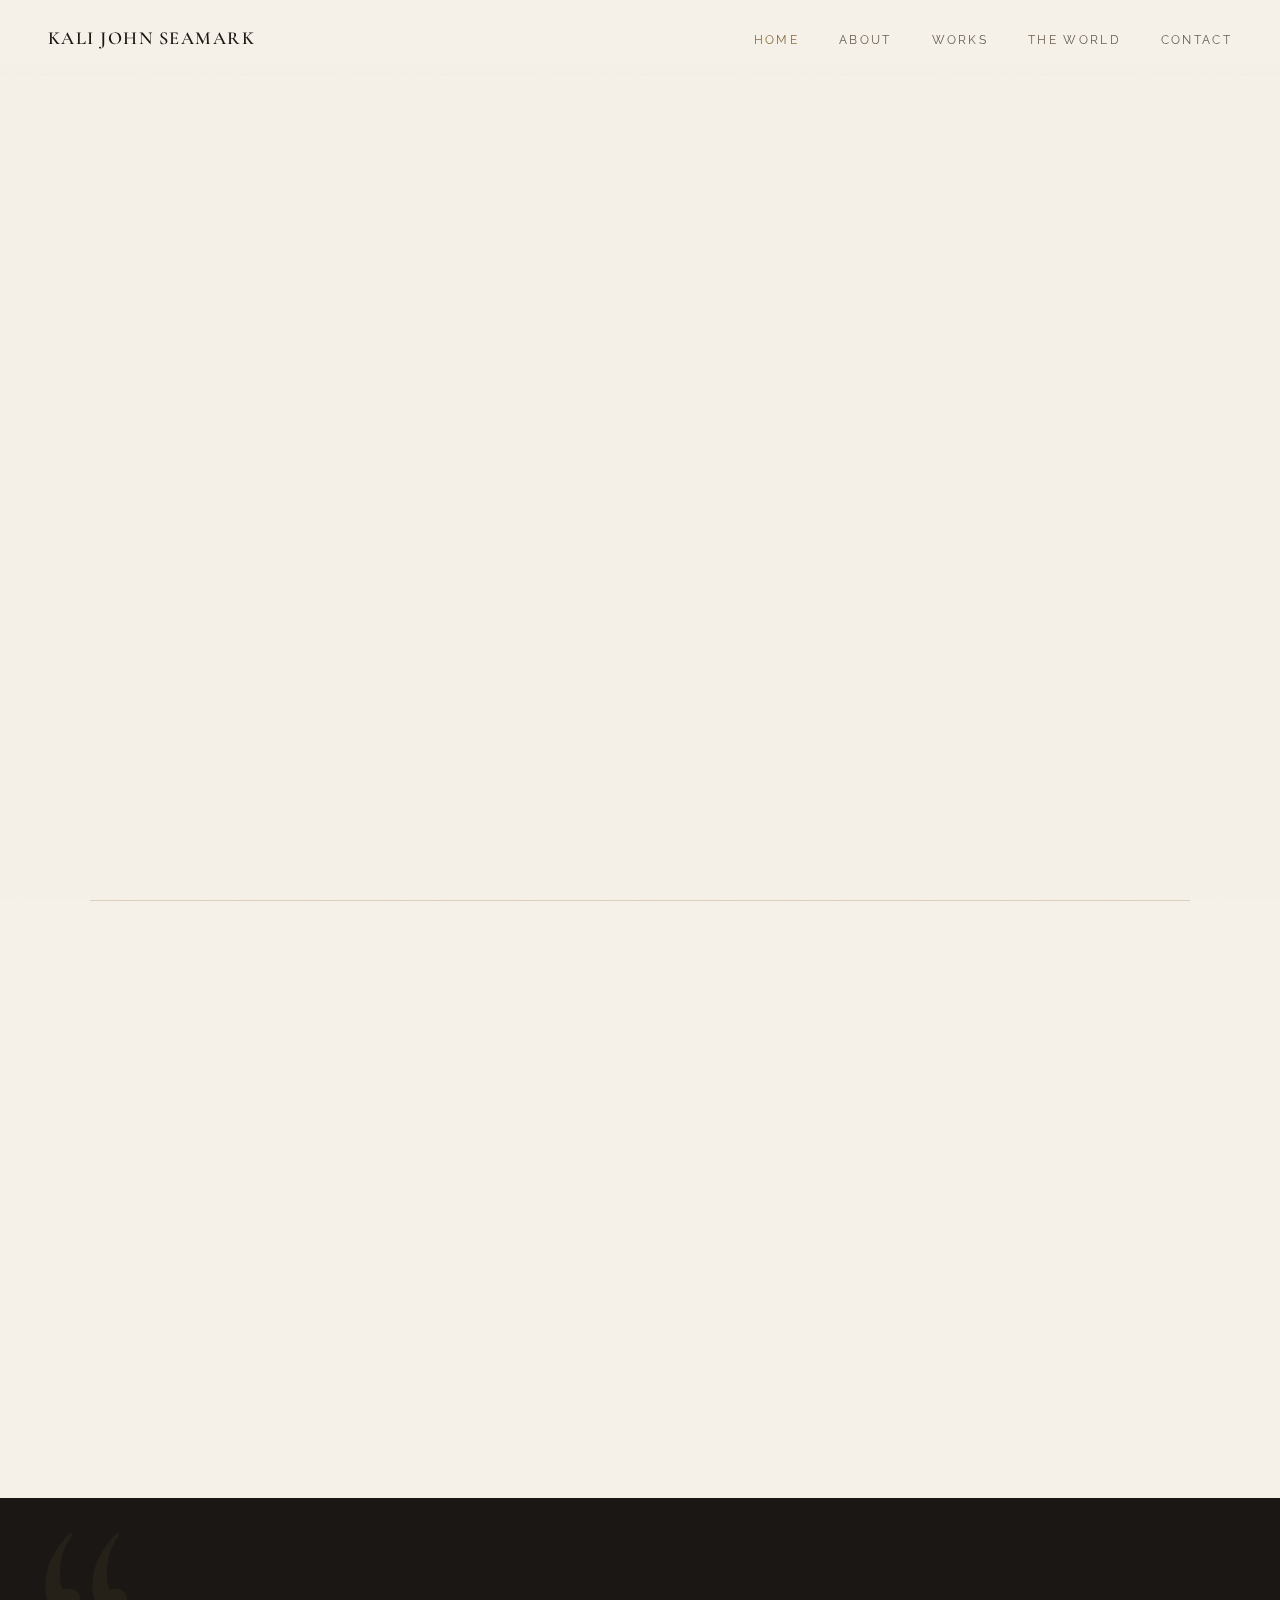
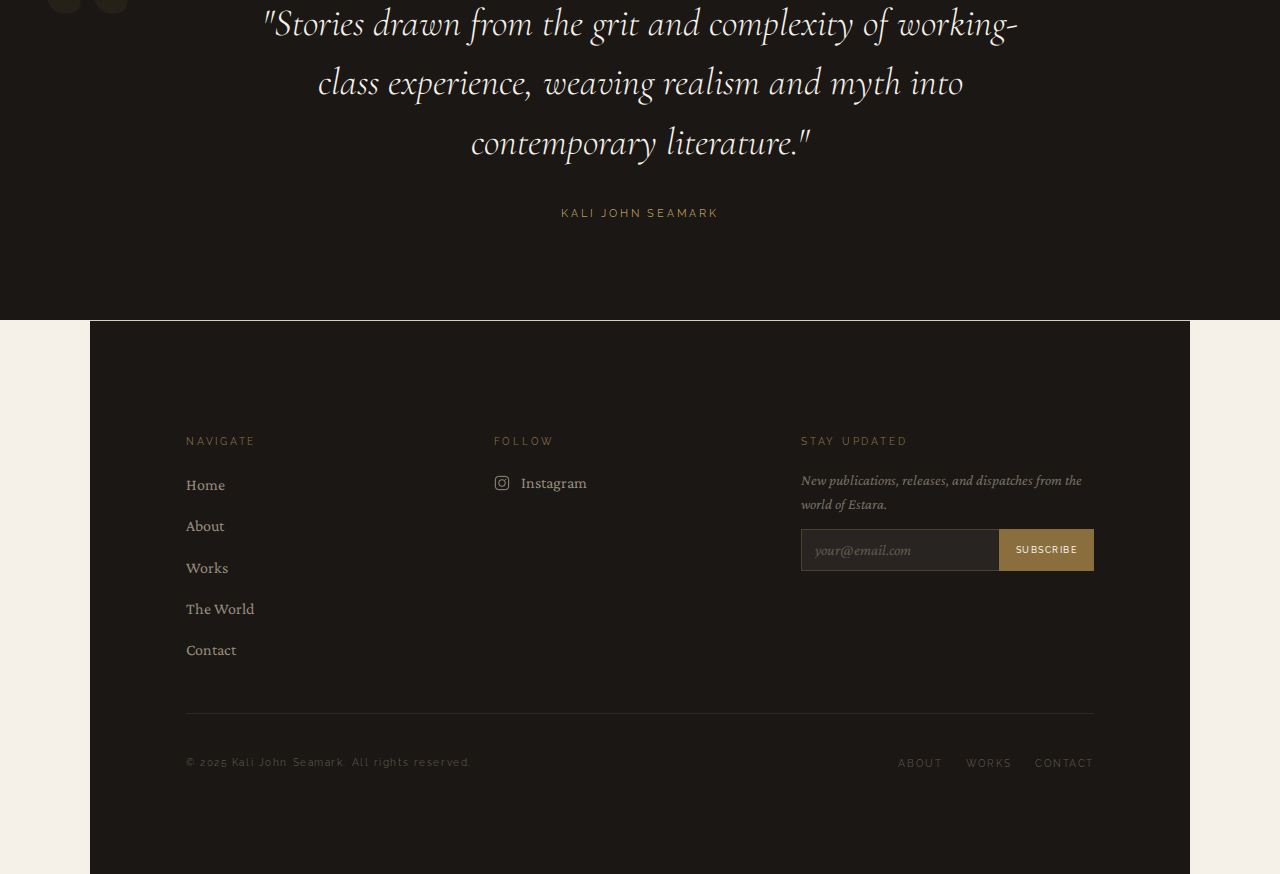
<file: index.html>
<!DOCTYPE html>
<html lang="en">
<head>
<meta charset="UTF-8">
<meta name="viewport" content="width=device-width, initial-scale=1.0">
<title>Kali John Seamark | Author</title>
<link rel="preconnect" href="https://fonts.googleapis.com">
<link rel="preconnect" href="https://fonts.gstatic.com" crossorigin>
<link href="https://fonts.googleapis.com/css2?family=Cormorant+Garamond:ital,wght@0,300;0,400;0,600;1,300;1,400&family=Crimson+Pro:ital,wght@0,300;0,400;1,300;1,400&family=Raleway:wght@300;400;500&display=swap" rel="stylesheet">
<style>
  :root {
    --ink: #1a1714;
    --ink-soft: #2e2a26;
    --cream: #f5f0e8;
    --cream-warm: #ede6d6;
    --cream-deep: #d9cfbc;
    --gold: #b8965a;
    --gold-light: #d4b07a;
    --gold-muted: #8a6e3e;
    --text-body: #3a342c;
    --text-muted: #6b5f50;
    --text-faint: #9e9080;
  }

  *, *::before, *::after { box-sizing: border-box; margin: 0; padding: 0; }

  html { scroll-behavior: smooth; }

  body {
    background-color: var(--cream);
    color: var(--text-body);
    font-family: 'Crimson Pro', Georgia, serif;
    font-size: 18px;
    line-height: 1.75;
    min-height: 100vh;
    position: relative;
    overflow-x: hidden;
  }

  /* Subtle paper grain texture overlay */
  body::before {
    content: '';
    position: fixed;
    inset: 0;
    background-image: url("data:image/svg+xml,%3Csvg viewBox='0 0 200 200' xmlns='http://www.w3.org/2000/svg'%3E%3Cfilter id='n'%3E%3CfeTurbulence type='fractalNoise' baseFrequency='0.75' numOctaves='4' stitchTiles='stitch'/%3E%3C/filter%3E%3Crect width='100%25' height='100%25' filter='url(%23n)' opacity='0.035'/%3E%3C/svg%3E");
    background-size: 200px 200px;
    pointer-events: none;
    z-index: 0;
    opacity: 0.6;
  }

  /* ── NAV ── */
  nav {
    position: fixed;
    top: 0; left: 0; right: 0;
    z-index: 100;
    padding: 1.4rem 3rem;
    display: flex;
    justify-content: space-between;
    align-items: center;
    background: linear-gradient(to bottom, rgba(245,240,232,0.97) 60%, rgba(245,240,232,0));
    backdrop-filter: blur(4px);
    border-bottom: 1px solid transparent;
    transition: border-color 0.3s, background 0.3s;
  }

  nav.scrolled {
    border-bottom-color: var(--cream-deep);
    background: rgba(245,240,232,0.97);
  }

  .nav-name {
    font-family: 'Cormorant Garamond', Georgia, serif;
    font-size: 1.15rem;
    font-weight: 600;
    letter-spacing: 0.08em;
    color: var(--ink);
    text-decoration: none;
    text-transform: uppercase;
  }

  .nav-links {
    display: flex;
    gap: 2.5rem;
    list-style: none;
  }

  .nav-links a {
    font-family: 'Raleway', sans-serif;
    font-size: 0.72rem;
    font-weight: 400;
    letter-spacing: 0.2em;
    text-transform: uppercase;
    color: var(--text-muted);
    text-decoration: none;
    transition: color 0.2s;
    position: relative;
  }

  .nav-links a::after {
    content: '';
    position: absolute;
    bottom: -3px; left: 0; right: 100%;
    height: 1px;
    background: var(--gold);
    transition: right 0.3s ease;
  }

  .nav-links a:hover { color: var(--ink); }
  .nav-links a:hover::after { right: 0; }
  .nav-links a.active { color: var(--gold-muted); }

  /* ── HERO ── */
  .hero {
    min-height: 100vh;
    display: flex;
    flex-direction: column;
    justify-content: center;
    align-items: flex-start;
    padding: 0 3rem 0 3rem;
    position: relative;
    max-width: 1100px;
    margin: 0 auto;
  }

  .hero-ornament {
    font-family: 'Cormorant Garamond', serif;
    font-size: 0.8rem;
    letter-spacing: 0.35em;
    text-transform: uppercase;
    color: var(--gold);
    margin-bottom: 1.8rem;
    opacity: 0;
    animation: fadeUp 0.8s ease 0.2s forwards;
  }

  .hero-title {
    font-family: 'Cormorant Garamond', Georgia, serif;
    font-size: clamp(4.5rem, 11vw, 9rem);
    font-weight: 300;
    line-height: 0.92;
    letter-spacing: -0.01em;
    color: var(--ink);
    opacity: 0;
    animation: fadeUp 0.9s ease 0.4s forwards;
  }

  .hero-title em {
    font-style: italic;
    color: var(--gold-muted);
  }

  .hero-divider {
    width: 60px;
    height: 1px;
    background: var(--gold);
    margin: 2.5rem 0;
    opacity: 0;
    animation: fadeUp 0.9s ease 0.6s forwards;
  }

  .hero-sub {
    font-family: 'Raleway', sans-serif;
    font-size: 0.78rem;
    font-weight: 300;
    letter-spacing: 0.28em;
    text-transform: uppercase;
    color: var(--text-muted);
    margin-bottom: 0.9rem;
    opacity: 0;
    animation: fadeUp 0.9s ease 0.65s forwards;
  }

  .hero-tagline {
    font-family: 'Crimson Pro', serif;
    font-size: clamp(1.15rem, 2.2vw, 1.45rem);
    font-weight: 300;
    font-style: italic;
    color: var(--text-body);
    max-width: 520px;
    line-height: 1.65;
    opacity: 0;
    animation: fadeUp 0.9s ease 0.75s forwards;
  }

  .hero-cta {
    margin-top: 3rem;
    display: inline-flex;
    align-items: center;
    gap: 0.8rem;
    font-family: 'Raleway', sans-serif;
    font-size: 0.72rem;
    font-weight: 500;
    letter-spacing: 0.2em;
    text-transform: uppercase;
    color: var(--ink);
    text-decoration: none;
    padding: 0.9rem 2rem;
    border: 1px solid var(--gold);
    transition: background 0.25s, color 0.25s;
    opacity: 0;
    animation: fadeUp 0.9s ease 0.9s forwards;
  }

  .hero-cta:hover {
    background: var(--gold);
    color: var(--cream);
  }

  .hero-cta-arrow {
    font-size: 1rem;
    transition: transform 0.25s;
  }

  .hero-cta:hover .hero-cta-arrow { transform: translateX(4px); }

  /* Decorative large background letter */
  .hero-bg-letter {
    position: absolute;
    right: -2vw;
    top: 50%;
    transform: translateY(-52%);
    font-family: 'Cormorant Garamond', serif;
    font-size: clamp(18rem, 38vw, 44rem);
    font-weight: 300;
    font-style: italic;
    color: var(--cream-warm);
    line-height: 1;
    user-select: none;
    pointer-events: none;
    z-index: -1;
    opacity: 0;
    animation: fadeIn 1.4s ease 0.5s forwards;
  }

  /* ── SECTION: ABOUT TEASER ── */
  .section-teaser {
    max-width: 1100px;
    margin: 0 auto;
    padding: 7rem 3rem;
    display: grid;
    grid-template-columns: 1fr 1fr;
    gap: 5rem;
    align-items: center;
    border-top: 1px solid var(--cream-deep);
    position: relative;
    z-index: 1;
  }

  .section-label {
    font-family: 'Raleway', sans-serif;
    font-size: 0.68rem;
    font-weight: 400;
    letter-spacing: 0.28em;
    text-transform: uppercase;
    color: var(--gold);
    margin-bottom: 1.5rem;
  }

  .section-heading {
    font-family: 'Cormorant Garamond', serif;
    font-size: clamp(2.2rem, 4vw, 3.2rem);
    font-weight: 300;
    line-height: 1.15;
    color: var(--ink);
    margin-bottom: 1.5rem;
  }

  .section-heading em { font-style: italic; color: var(--gold-muted); }

  .section-body {
    font-size: 1.08rem;
    line-height: 1.8;
    color: var(--text-body);
    margin-bottom: 2rem;
  }

  .text-link {
    font-family: 'Raleway', sans-serif;
    font-size: 0.7rem;
    font-weight: 500;
    letter-spacing: 0.18em;
    text-transform: uppercase;
    color: var(--gold-muted);
    text-decoration: none;
    border-bottom: 1px solid var(--gold-muted);
    padding-bottom: 2px;
    transition: color 0.2s, border-color 0.2s;
  }

  .text-link:hover { color: var(--ink); border-color: var(--ink); }

  /* Works teaser cards */
  .teaser-cards {
    display: flex;
    flex-direction: column;
    gap: 1.5rem;
  }

  .teaser-card {
    padding: 1.6rem 1.8rem;
    border: 1px solid var(--cream-deep);
    border-left: 3px solid var(--gold);
    background: rgba(255,255,255,0.35);
    transition: border-color 0.25s, background 0.25s;
  }

  .teaser-card:hover {
    border-color: var(--gold);
    border-left-color: var(--gold-muted);
    background: rgba(255,255,255,0.65);
  }

  .teaser-card-label {
    font-family: 'Raleway', sans-serif;
    font-size: 0.63rem;
    letter-spacing: 0.22em;
    text-transform: uppercase;
    color: var(--gold);
    margin-bottom: 0.4rem;
  }

  .teaser-card-title {
    font-family: 'Cormorant Garamond', serif;
    font-size: 1.35rem;
    font-style: italic;
    font-weight: 400;
    color: var(--ink);
    margin-bottom: 0.4rem;
  }

  .teaser-card-desc {
    font-size: 0.92rem;
    color: var(--text-muted);
    line-height: 1.6;
  }

  /* ── QUOTE BAND ── */
  .quote-band {
    background: var(--ink);
    padding: 6rem 3rem;
    position: relative;
    z-index: 1;
    overflow: hidden;
  }

  .quote-band::before {
    content: '\201C';
    position: absolute;
    top: -1.5rem;
    left: 2rem;
    font-family: 'Cormorant Garamond', serif;
    font-size: 20rem;
    color: rgba(184,150,90,0.07);
    line-height: 1;
    pointer-events: none;
  }

  .quote-inner {
    max-width: 800px;
    margin: 0 auto;
    text-align: center;
  }

  .quote-text {
    font-family: 'Cormorant Garamond', serif;
    font-size: clamp(1.6rem, 3vw, 2.4rem);
    font-weight: 300;
    font-style: italic;
    color: var(--cream);
    line-height: 1.55;
    margin-bottom: 2rem;
  }

  .quote-attr {
    font-family: 'Raleway', sans-serif;
    font-size: 0.7rem;
    letter-spacing: 0.25em;
    text-transform: uppercase;
    color: var(--gold);
  }

  /* ── FOOTER ── */
  footer {
    max-width: 1100px;
    margin: 0 auto;
    padding: 3rem 3rem;
    display: flex;
    justify-content: space-between;
    align-items: center;
    border-top: 1px solid var(--cream-deep);
    position: relative;
    z-index: 1;
  }

  .footer-copy {
    font-family: 'Raleway', sans-serif;
    font-size: 0.68rem;
    letter-spacing: 0.15em;
    color: var(--text-faint);
  }

  .footer-links {
    display: flex;
    gap: 2rem;
    list-style: none;
  }

  .footer-links a {
    font-family: 'Raleway', sans-serif;
    font-size: 0.68rem;
    letter-spacing: 0.18em;
    text-transform: uppercase;
    color: var(--text-faint);
    text-decoration: none;
    transition: color 0.2s;
  }

  .footer-links a:hover { color: var(--gold-muted); }

  /* ── ANIMATIONS ── */
  @keyframes fadeUp {
    from { opacity: 0; transform: translateY(22px); }
    to { opacity: 1; transform: translateY(0); }
  }

  @keyframes fadeIn {
    from { opacity: 0; }
    to { opacity: 1; }
  }

  .reveal {
    opacity: 0;
    transform: translateY(28px);
    transition: opacity 0.8s ease, transform 0.8s ease;
  }

  .reveal.visible {
    opacity: 1;
    transform: translateY(0);
  }

  /* ── RESPONSIVE ── */
  @media (max-width: 768px) {
    nav { padding: 1.2rem 1.5rem; }
    .nav-links { gap: 1.5rem; }
    .hero { padding: 0 1.5rem; }
    .hero-bg-letter { display: none; }
    .section-teaser { grid-template-columns: 1fr; gap: 3rem; padding: 4rem 1.5rem; }
    footer { flex-direction: column; gap: 1.5rem; padding: 2.5rem 1.5rem; }
  }

  /* ── HAMBURGER NAV ── */
  .nav-hamburger {
    display: none;
    flex-direction: column;
    gap: 5px;
    background: none;
    border: none;
    cursor: pointer;
    padding: 4px;
    z-index: 200;
  }
  .nav-hamburger span {
    display: block;
    width: 24px;
    height: 1.5px;
    background: var(--ink);
    transition: transform 0.3s, opacity 0.3s;
  }
  .nav-hamburger.open span:nth-child(1) { transform: translateY(6.5px) rotate(45deg); }
  .nav-hamburger.open span:nth-child(2) { opacity: 0; }
  .nav-hamburger.open span:nth-child(3) { transform: translateY(-6.5px) rotate(-45deg); }

  /* ── SITE FOOTER ── */
  .site-footer { background: #1a1714; position: relative; z-index: 1; }
  .site-footer-inner { max-width: 1100px; margin: 0 auto; padding: 4rem 3rem 3rem; }
  .site-footer-grid {
    display: grid;
    grid-template-columns: 1fr 1fr 1fr;
    gap: 3rem;
    padding-bottom: 3rem;
    border-bottom: 1px solid rgba(255,255,255,0.08);
    margin-bottom: 2rem;
  }
  .site-footer-col-label {
    font-family: 'Raleway', sans-serif;
    font-size: 0.62rem;
    letter-spacing: 0.28em;
    text-transform: uppercase;
    color: rgba(184,150,90,0.7);
    margin-bottom: 1.2rem;
  }
  .site-footer-nav { list-style: none; display: flex; flex-direction: column; gap: 0.6rem; }
  .site-footer-nav a { font-family: 'Crimson Pro', serif; font-size: 1rem; color: rgba(232,223,200,0.6); text-decoration: none; transition: color 0.2s; }
  .site-footer-nav a:hover { color: rgba(232,223,200,1); }
  .site-footer-social-link { display: flex; align-items: center; gap: 0.7rem; font-family: 'Crimson Pro', serif; font-size: 1rem; color: rgba(232,223,200,0.6); text-decoration: none; transition: color 0.2s; }
  .site-footer-social-link:hover { color: rgba(232,223,200,1); }
  .site-footer-newsletter-desc { font-family: 'Crimson Pro', serif; font-size: 0.92rem; font-style: italic; color: rgba(232,223,200,0.45); line-height: 1.6; margin-bottom: 0.8rem; }
  .site-footer-input-row { display: flex; }
  .site-footer-email-input { flex: 1; min-width: 0; background: rgba(255,255,255,0.06); border: 1px solid rgba(184,150,90,0.25); border-right: none; padding: 0.7rem 0.8rem; font-family: 'Crimson Pro', serif; font-size: 0.95rem; color: #e8dfc8; outline: none; border-radius: 0; }
  .site-footer-email-input::placeholder { color: rgba(232,223,200,0.3); font-style: italic; }
  .site-footer-subscribe-btn { background: #8a6e3e; border: 1px solid #8a6e3e; padding: 0.7rem 1rem; font-family: 'Raleway', sans-serif; font-size: 0.58rem; font-weight: 500; letter-spacing: 0.16em; text-transform: uppercase; color: #f5f0e8; cursor: pointer; border-radius: 0; white-space: nowrap; transition: background 0.2s; }
  .site-footer-subscribe-btn:hover { background: #b8965a; }
  .site-footer-bottom { display: flex; justify-content: space-between; align-items: center; flex-wrap: wrap; gap: 1rem; }
  .site-footer-copy { font-family: 'Raleway', sans-serif; font-size: 0.65rem; letter-spacing: 0.15em; color: rgba(232,223,200,0.3); }
  .site-footer-copy-links { display: flex; gap: 1.5rem; list-style: none; }
  .site-footer-copy-links a { font-family: 'Raleway', sans-serif; font-size: 0.65rem; letter-spacing: 0.15em; text-transform: uppercase; color: rgba(232,223,200,0.3); text-decoration: none; transition: color 0.2s; }
  .site-footer-copy-links a:hover { color: rgba(232,223,200,0.7); }

  @media (max-width: 768px) {
    nav { padding: 1rem 1.25rem !important; }
    .nav-hamburger { display: flex !important; }
    .nav-links {
      display: none !important;
      position: fixed !important;
      top: 0 !important; left: 0 !important; right: 0 !important; bottom: 0 !important;
      background: rgba(245,240,232,0.99) !important;
      flex-direction: column !important;
      justify-content: center !important;
      align-items: center !important;
      gap: 2.5rem !important;
      z-index: 150 !important;
    }
    .nav-links.open { display: flex !important; }
    .nav-links a { font-size: 1.1rem !important; letter-spacing: 0.15em !important; }
    .site-footer-grid { grid-template-columns: 1fr !important; gap: 2.5rem !important; }
    .site-footer-inner { padding: 3rem 1.25rem 2rem !important; }
    .site-footer-bottom { flex-direction: column !important; align-items: flex-start !important; gap: 0.8rem !important; }
  }

</style>
</head>
<body>

<nav id="mainNav">
  <a href="index.html" class="nav-name">Kali John Seamark</a>
  <button class="nav-hamburger" id="hamburger" aria-label="Menu">
    <span></span><span></span><span></span>
  </button>
  <ul class="nav-links" id="navLinks">
    <li><a href="index.html" class="active">Home</a></li>
    <li><a href="about.html">About</a></li>
    <li><a href="works.html">Works</a></li>
    <li><a href="world.html">The World</a></li>
    <li><a href="contact.html">Contact</a></li>
  </ul>
</nav>

<main>
  <section class="hero">
    <div class="hero-bg-letter" aria-hidden="true">K</div>
    <p class="hero-ornament">Author &nbsp;&middot;&nbsp; Fiction &nbsp;&middot;&nbsp; Fantasy</p>
    <h1 class="hero-title">Kali<br><em>John</em><br>Seamark</h1>
    <div class="hero-divider"></div>
    <p class="hero-sub">Literary Fiction &amp; Epic Fantasy</p>
    <p class="hero-tagline">Stories drawn from the grit of working-class life, woven through with myth, spirituality, and the search for truth.</p>
    <a href="works.html" class="hero-cta">Explore Works <span class="hero-cta-arrow">→</span></a>
  </section>

  <section class="section-teaser">
    <div class="reveal">
      <p class="section-label">The Author</p>
      <h2 class="section-heading">Grit, myth,<br>and the <em>search for truth</em></h2>
      <p class="section-body">
        Kali John Seamark works in construction and writes fiction that refuses to stay in one lane — drawing from working-class realism, epic world-building, and the deeper questions of what we believe and why.
      </p>
      <a href="about.html" class="text-link">Read more about Kali John →</a>
    </div>
    <div class="teaser-cards reveal" style="transition-delay: 0.15s;">
      <div class="teaser-card">
        <p class="teaser-card-label">Novel &mdash; In Progress</p>
        <p class="teaser-card-title">Debut Novel</p>
        <p class="teaser-card-desc">An epic fantasy exploring culture, spirituality, and the pursuit of objective truth across three unique civilizations.</p>
      </div>
      <div class="teaser-card">
        <p class="teaser-card-label">Short Fiction</p>
        <p class="teaser-card-title">Coming Soon</p>
        <p class="teaser-card-desc">Short stories and pieces in progress. Stay tuned for forthcoming publications.</p>
      </div>
    </div>
  </section>

  <div class="quote-band">
    <div class="quote-inner">
      <p class="quote-text">"Stories drawn from the grit and complexity of working-class experience, weaving realism and myth into contemporary literature."</p>
      <p class="quote-attr">Kali John Seamark</p>
    </div>
  </div>
</main>

<footer class="site-footer">
  <div class="site-footer-inner">
    <div class="site-footer-grid">
      <div>
        <p class="site-footer-col-label">Navigate</p>
        <ul class="site-footer-nav">
          <li><a href="index.html">Home</a></li>
          <li><a href="about.html">About</a></li>
          <li><a href="works.html">Works</a></li>
          <li><a href="world.html">The World</a></li>
          <li><a href="contact.html">Contact</a></li>
        </ul>
      </div>
      <div>
        <p class="site-footer-col-label">Follow</p>
        <a href="https://instagram.com/kalijohnseamark" target="_blank" rel="noopener" class="site-footer-social-link">
          <svg width="16" height="16" viewBox="0 0 24 24" fill="none" stroke="currentColor" stroke-width="1.5"><rect x="2" y="2" width="20" height="20" rx="5"/><circle cx="12" cy="12" r="5"/><circle cx="17.5" cy="6.5" r="1" fill="currentColor" stroke="none"/></svg>
          Instagram
        </a>
      </div>
      <div>
        <p class="site-footer-col-label">Stay Updated</p>
        <p class="site-footer-newsletter-desc">New publications, releases, and dispatches from the world of Estara.</p>
        <div class="site-footer-input-row">
          <input type="email" class="site-footer-email-input" placeholder="your@email.com" aria-label="Email address">
          <button type="button" class="site-footer-subscribe-btn">Subscribe</button>
        </div>
      </div>
    </div>
    <div class="site-footer-bottom">
      <p class="site-footer-copy">&copy; 2025 Kali John Seamark. All rights reserved.</p>
      <ul class="site-footer-copy-links">
        <li><a href="about.html">About</a></li>
        <li><a href="works.html">Works</a></li>
        <li><a href="contact.html">Contact</a></li>
      </ul>
    </div>
  </div>
</footer>

<script>
  const nav = document.getElementById('mainNav');
  window.addEventListener('scroll', () => {
    nav.classList.toggle('scrolled', window.scrollY > 40);
  });

  const reveals = document.querySelectorAll('.reveal');
  const observer = new IntersectionObserver((entries) => {
    entries.forEach(e => { if (e.isIntersecting) { e.target.classList.add('visible'); } });
  }, { threshold: 0.12 });
  reveals.forEach(el => observer.observe(el));

  // Hamburger menu
  (function() {
    var btn = document.getElementById("hamburger");
    var menu = document.getElementById("navLinks");
    if (!btn || !menu) return;
    btn.addEventListener("click", function() {
      var isOpen = menu.classList.contains("open");
      menu.classList.toggle("open");
      btn.classList.toggle("open");
      document.body.style.overflow = isOpen ? "" : "hidden";
    });
    menu.querySelectorAll("a").forEach(function(a) {
      a.addEventListener("click", function() {
        menu.classList.remove("open");
        btn.classList.remove("open");
        document.body.style.overflow = "";
      });
    });
  })();
</script>
</body>
</html>
</file>
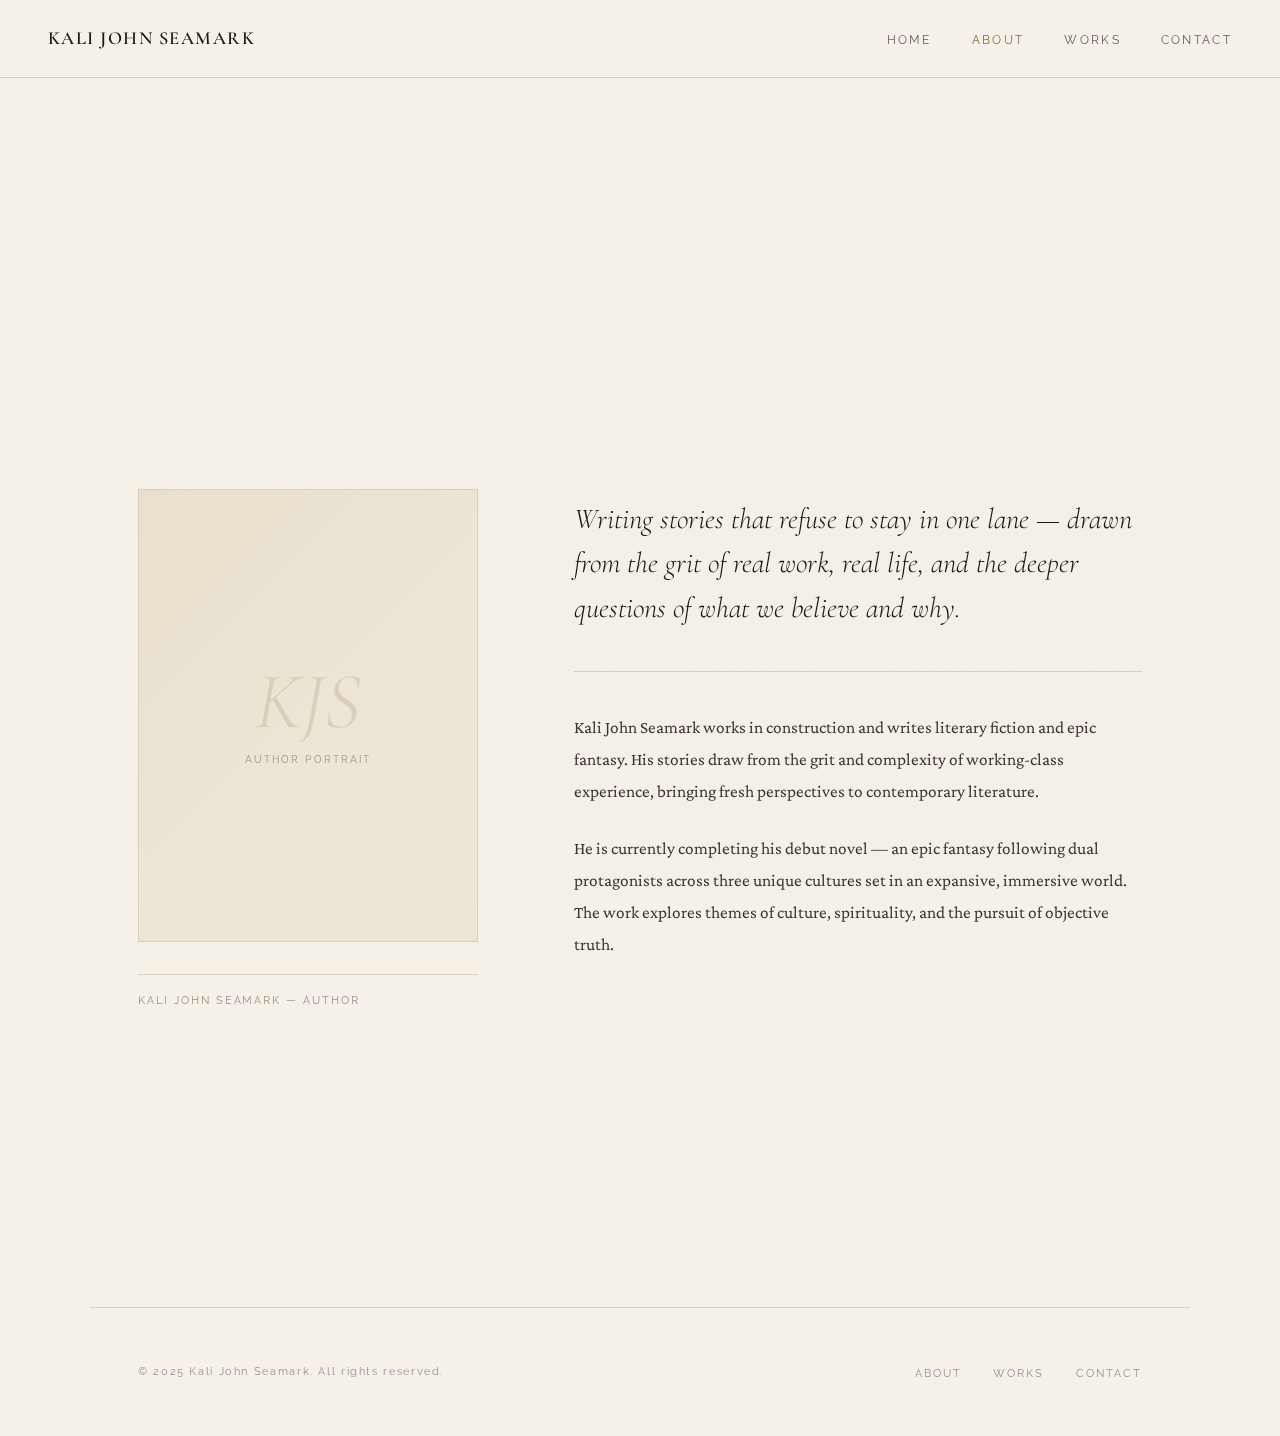
<file: about.html>
<!DOCTYPE html>
<html lang="en">
<head>
<meta charset="UTF-8">
<meta name="viewport" content="width=device-width, initial-scale=1.0">
<title>About | Kali John Seamark</title>
<link rel="preconnect" href="https://fonts.googleapis.com">
<link rel="preconnect" href="https://fonts.gstatic.com" crossorigin>
<link href="https://fonts.googleapis.com/css2?family=Cormorant+Garamond:ital,wght@0,300;0,400;0,600;1,300;1,400&family=Crimson+Pro:ital,wght@0,300;0,400;1,300;1,400&family=Raleway:wght@300;400;500&display=swap" rel="stylesheet">
<style>
  :root {
    --ink: #1a1714;
    --ink-soft: #2e2a26;
    --cream: #f5f0e8;
    --cream-warm: #ede6d6;
    --cream-deep: #d9cfbc;
    --gold: #b8965a;
    --gold-light: #d4b07a;
    --gold-muted: #8a6e3e;
    --text-body: #3a342c;
    --text-muted: #6b5f50;
    --text-faint: #9e9080;
  }
 
  *, *::before, *::after { box-sizing: border-box; margin: 0; padding: 0; }
  html { scroll-behavior: smooth; }
 
  body {
    background-color: var(--cream);
    color: var(--text-body);
    font-family: 'Crimson Pro', Georgia, serif;
    font-size: 18px;
    line-height: 1.75;
    overflow-x: hidden;
  }
 
  body::before {
    content: '';
    position: fixed;
    inset: 0;
    background-image: url("data:image/svg+xml,%3Csvg viewBox='0 0 200 200' xmlns='http://www.w3.org/2000/svg'%3E%3Cfilter id='n'%3E%3CfeTurbulence type='fractalNoise' baseFrequency='0.75' numOctaves='4' stitchTiles='stitch'/%3E%3C/filter%3E%3Crect width='100%25' height='100%25' filter='url(%23n)' opacity='0.035'/%3E%3C/svg%3E");
    background-size: 200px 200px;
    pointer-events: none;
    z-index: 0;
    opacity: 0.6;
  }
 
  nav {
    position: fixed;
    top: 0; left: 0; right: 0;
    z-index: 100;
    padding: 1.4rem 3rem;
    display: flex;
    justify-content: space-between;
    align-items: center;
    background: rgba(245,240,232,0.97);
    border-bottom: 1px solid var(--cream-deep);
    backdrop-filter: blur(4px);
  }
 
  .nav-name {
    font-family: 'Cormorant Garamond', serif;
    font-size: 1.15rem;
    font-weight: 600;
    letter-spacing: 0.08em;
    color: var(--ink);
    text-decoration: none;
    text-transform: uppercase;
  }
 
  .nav-links { display: flex; gap: 2.5rem; list-style: none; }
 
  .nav-links a {
    font-family: 'Raleway', sans-serif;
    font-size: 0.72rem;
    font-weight: 400;
    letter-spacing: 0.2em;
    text-transform: uppercase;
    color: var(--text-muted);
    text-decoration: none;
    transition: color 0.2s;
    position: relative;
  }
 
  .nav-links a::after {
    content: '';
    position: absolute;
    bottom: -3px; left: 0; right: 100%;
    height: 1px;
    background: var(--gold);
    transition: right 0.3s ease;
  }
 
  .nav-links a:hover { color: var(--ink); }
  .nav-links a:hover::after { right: 0; }
  .nav-links a.active { color: var(--gold-muted); }
 
  /* ── PAGE HEADER ── */
  .page-header {
    padding: 11rem 3rem 5rem;
    max-width: 1100px;
    margin: 0 auto;
    position: relative;
    z-index: 1;
  }
 
  .page-header-label {
    font-family: 'Raleway', sans-serif;
    font-size: 0.68rem;
    font-weight: 400;
    letter-spacing: 0.3em;
    text-transform: uppercase;
    color: var(--gold);
    margin-bottom: 1.2rem;
    opacity: 0;
    animation: fadeUp 0.8s ease 0.2s forwards;
  }
 
  .page-header h1 {
    font-family: 'Cormorant Garamond', serif;
    font-size: clamp(3.5rem, 8vw, 7rem);
    font-weight: 300;
    line-height: 0.95;
    color: var(--ink);
    letter-spacing: -0.01em;
    opacity: 0;
    animation: fadeUp 0.9s ease 0.3s forwards;
  }
 
  .page-header h1 em { font-style: italic; color: var(--gold-muted); }
 
  /* ── CONTENT ── */
  .about-grid {
    max-width: 1100px;
    margin: 0 auto;
    padding: 0 3rem 8rem;
    display: grid;
    grid-template-columns: 340px 1fr;
    gap: 6rem;
    align-items: start;
    position: relative;
    z-index: 1;
  }
 
  /* Portrait column */
  .portrait-col {
    position: sticky;
    top: 7rem;
  }
 
  .portrait-frame {
    width: 100%;
    aspect-ratio: 3/4;
    background: var(--cream-warm);
    border: 1px solid var(--cream-deep);
    position: relative;
    overflow: hidden;
    margin-bottom: 2rem;
  }
 
  .portrait-frame::after {
    content: '';
    position: absolute;
    inset: 0;
    background: linear-gradient(135deg, rgba(184,150,90,0.08) 0%, transparent 60%);
  }
 
  .portrait-placeholder {
    width: 100%;
    height: 100%;
    display: flex;
    flex-direction: column;
    align-items: center;
    justify-content: center;
    color: var(--text-faint);
  }
 
  .portrait-initials {
    font-family: 'Cormorant Garamond', serif;
    font-size: 5rem;
    font-weight: 300;
    font-style: italic;
    color: var(--cream-deep);
    line-height: 1;
    margin-bottom: 0.5rem;
  }
 
  .portrait-placeholder-text {
    font-family: 'Raleway', sans-serif;
    font-size: 0.65rem;
    letter-spacing: 0.2em;
    text-transform: uppercase;
    color: var(--text-faint);
  }
 
  .portrait-caption {
    font-family: 'Raleway', sans-serif;
    font-size: 0.68rem;
    letter-spacing: 0.18em;
    text-transform: uppercase;
    color: var(--text-faint);
    border-top: 1px solid var(--cream-deep);
    padding-top: 1rem;
  }
 
  /* Bio column */
  .bio-col { padding-top: 0.5rem; }
 
  .bio-intro {
    font-family: 'Cormorant Garamond', serif;
    font-size: clamp(1.45rem, 2.5vw, 1.8rem);
    font-weight: 300;
    font-style: italic;
    color: var(--ink);
    line-height: 1.55;
    margin-bottom: 2.5rem;
    padding-bottom: 2.5rem;
    border-bottom: 1px solid var(--cream-deep);
  }
 
  .bio-body {
    font-size: 1.08rem;
    line-height: 1.85;
    color: var(--text-body);
    margin-bottom: 1.6rem;
  }
 
  /* Fact pills */
  .bio-facts {
    display: flex;
    flex-wrap: wrap;
    gap: 0.75rem;
    margin-top: 2.5rem;
    padding-top: 2.5rem;
    border-top: 1px solid var(--cream-deep);
  }
 
  .bio-fact {
    font-family: 'Raleway', sans-serif;
    font-size: 0.68rem;
    letter-spacing: 0.18em;
    text-transform: uppercase;
    color: var(--gold-muted);
    border: 1px solid var(--cream-deep);
    padding: 0.4rem 1rem;
    background: rgba(255,255,255,0.5);
  }
 
  /* ── FOOTER ── */
  footer {
    max-width: 1100px;
    margin: 0 auto;
    padding: 3rem;
    display: flex;
    justify-content: space-between;
    align-items: center;
    border-top: 1px solid var(--cream-deep);
    position: relative;
    z-index: 1;
  }
 
  .footer-copy {
    font-family: 'Raleway', sans-serif;
    font-size: 0.68rem;
    letter-spacing: 0.15em;
    color: var(--text-faint);
  }
 
  .footer-links { display: flex; gap: 2rem; list-style: none; }
 
  .footer-links a {
    font-family: 'Raleway', sans-serif;
    font-size: 0.68rem;
    letter-spacing: 0.18em;
    text-transform: uppercase;
    color: var(--text-faint);
    text-decoration: none;
    transition: color 0.2s;
  }
 
  .footer-links a:hover { color: var(--gold-muted); }
 
  @keyframes fadeUp {
    from { opacity: 0; transform: translateY(22px); }
    to { opacity: 1; transform: translateY(0); }
  }
 
  .reveal {
    opacity: 0;
    transform: translateY(28px);
    transition: opacity 0.8s ease, transform 0.8s ease;
  }
  .reveal.visible { opacity: 1; transform: translateY(0); }
 
  @media (max-width: 800px) {
    nav { padding: 1.2rem 1.5rem; }
    .nav-links { gap: 1.5rem; }
    .page-header { padding: 9rem 1.5rem 3rem; }
    .about-grid { grid-template-columns: 1fr; gap: 2.5rem; padding: 0 1.5rem 5rem; }
    .portrait-col { position: static; }
    .portrait-frame { max-width: 280px; }
    footer { flex-direction: column; gap: 1.5rem; padding: 2.5rem 1.5rem; }
  }
</style>
</head>
<body>
 
<nav>
  <a href="index.html" class="nav-name">Kali John Seamark</a>
  <ul class="nav-links">
    <li><a href="index.html">Home</a></li>
    <li><a href="about.html" class="active">About</a></li>
    <li><a href="works.html">Works</a></li>
    <li><a href="contact.html">Contact</a></li>
  </ul>
</nav>
 
<div class="page-header">
  <p class="page-header-label">The Author</p>
  <h1>About<br><em>Kali John</em></h1>
</div>
 
<div class="about-grid">
  <div class="portrait-col reveal">
    <div class="portrait-frame">
      <div class="portrait-placeholder">
        <span class="portrait-initials">KJS</span>
        <span class="portrait-placeholder-text">Author portrait</span>
      </div>
    </div>
    <p class="portrait-caption">Kali John Seamark &mdash; Author</p>
  </div>
 
  <div class="bio-col">
    <p class="bio-intro reveal">
      Writing stories that refuse to stay in one lane — drawn from the grit of real work, real life, and the deeper questions of what we believe and why.
    </p>
 
    <p class="bio-body reveal" style="transition-delay:0.1s">
      Kali John Seamark works in construction and writes literary fiction and epic fantasy. His stories draw from the grit and complexity of working-class experience, bringing fresh perspectives to contemporary literature.
    </p>
 
    <p class="bio-body reveal" style="transition-delay:0.18s">
      He is currently completing his debut novel — an epic fantasy following dual protagonists across three unique cultures set in an expansive, immersive world. The work explores themes of culture, spirituality, and the pursuit of objective truth.
    </p>
 
    <p class="bio-body reveal" style="transition-delay:0.26s">
      When not on a job site or at his desk, Kali trains Brazilian jiu-jitsu.
    </p>
 
    <div class="bio-facts reveal" style="transition-delay:0.34s">
      <span class="bio-fact">Epic Fantasy</span>
      <span class="bio-fact">Literary Fiction</span>
      <span class="bio-fact">Construction</span>
      <span class="bio-fact">Brazilian Jiu-Jitsu</span>
      <span class="bio-fact">Surrey, BC</span>
    </div>
  </div>
</div>
 
<footer>
  <p class="footer-copy">&copy; 2025 Kali John Seamark. All rights reserved.</p>
  <ul class="footer-links">
    <li><a href="about.html">About</a></li>
    <li><a href="works.html">Works</a></li>
    <li><a href="contact.html">Contact</a></li>
  </ul>
</footer>
 
<script>
  const reveals = document.querySelectorAll('.reveal');
  const observer = new IntersectionObserver((entries) => {
    entries.forEach(e => { if (e.isIntersecting) e.target.classList.add('visible'); });
  }, { threshold: 0.1 });
  reveals.forEach(el => observer.observe(el));
</script>
</body>
</html>
</file>
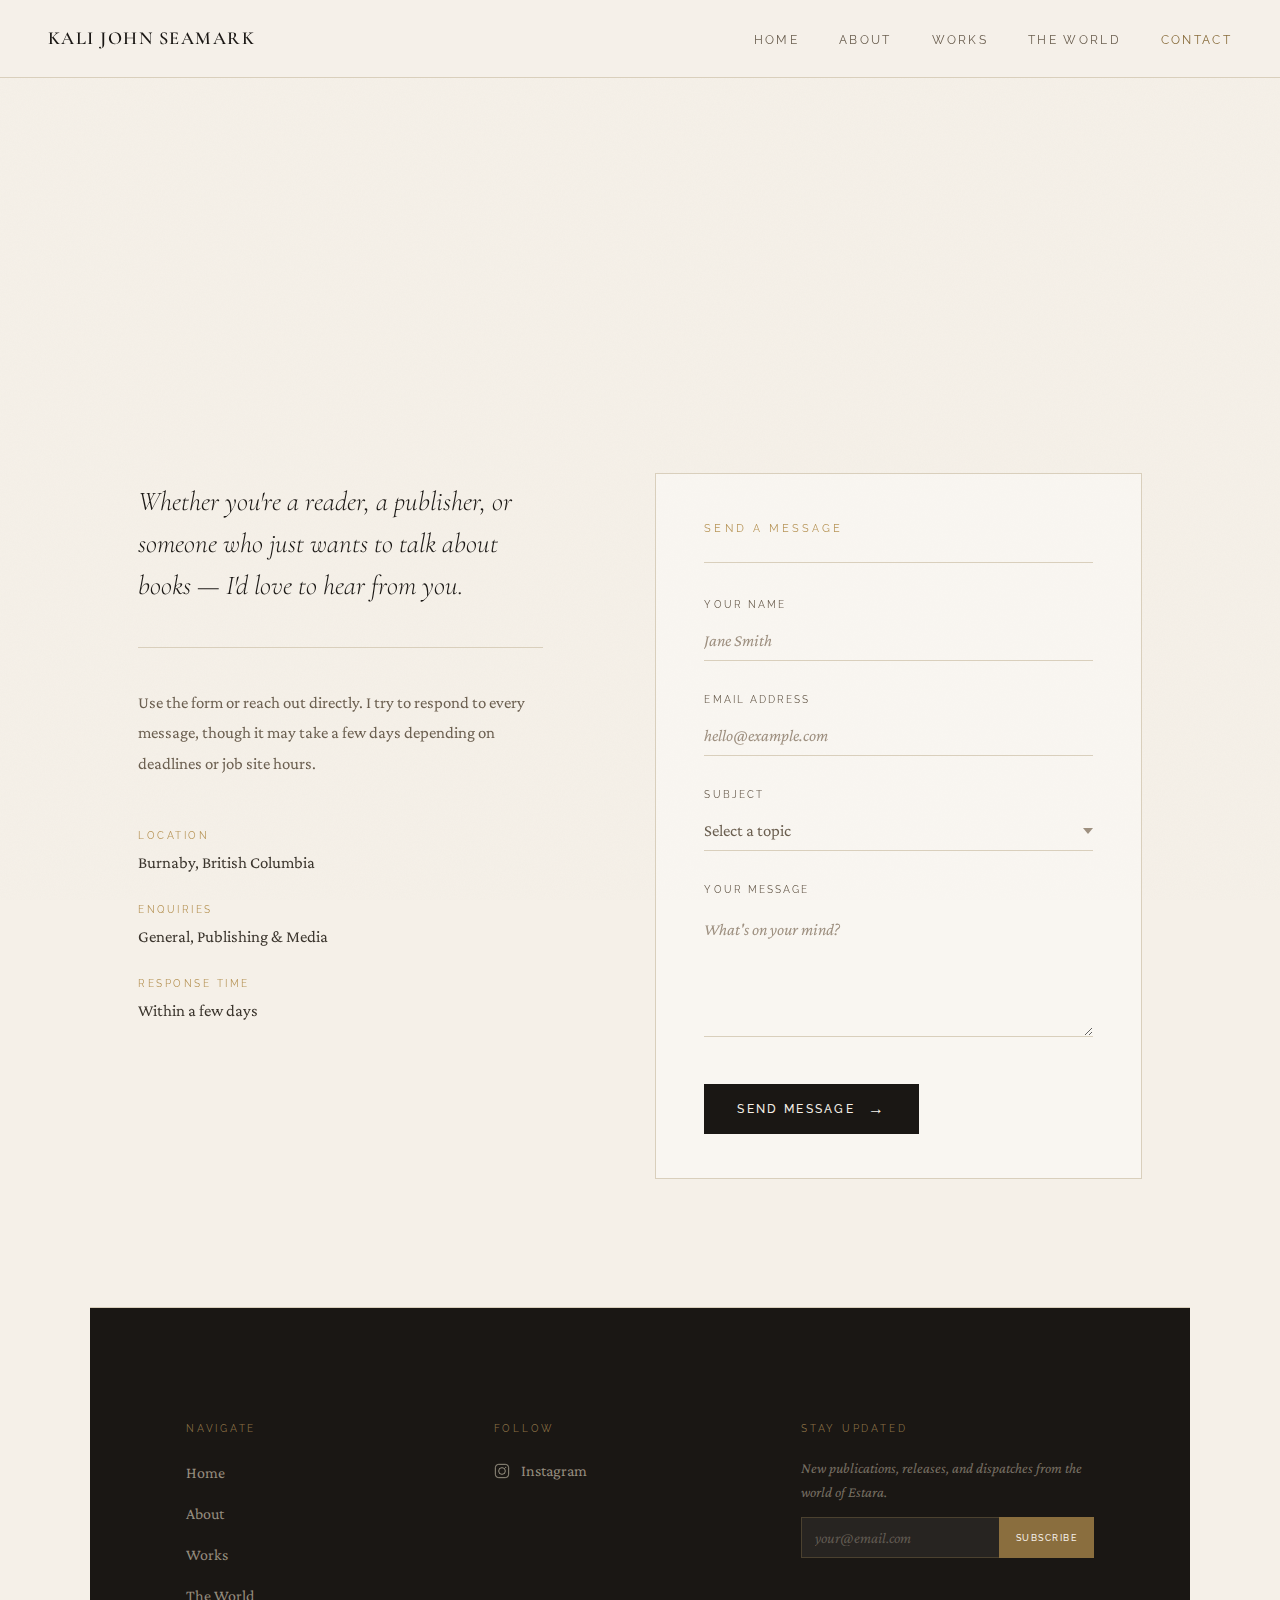
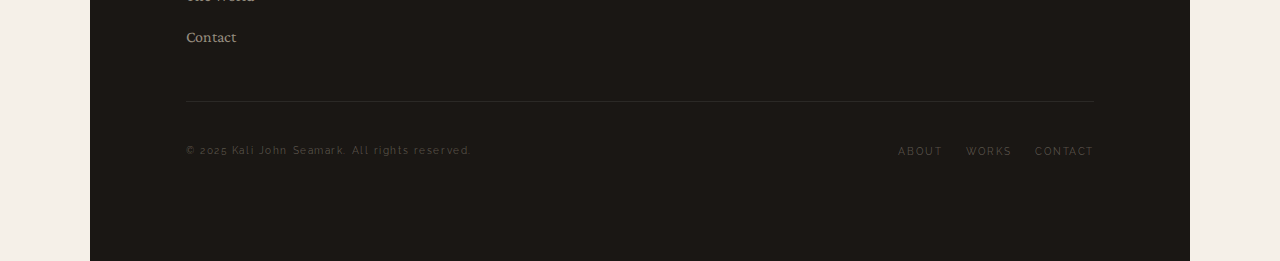
<file: contact.html>
<!DOCTYPE html>
<html lang="en">
<head>
<meta charset="UTF-8">
<meta name="viewport" content="width=device-width, initial-scale=1.0">
<title>Contact | Kali John Seamark</title>
<link rel="preconnect" href="https://fonts.googleapis.com">
<link rel="preconnect" href="https://fonts.gstatic.com" crossorigin>
<link href="https://fonts.googleapis.com/css2?family=Cormorant+Garamond:ital,wght@0,300;0,400;0,600;1,300;1,400&family=Crimson+Pro:ital,wght@0,300;0,400;1,300;1,400&family=Raleway:wght@300;400;500&display=swap" rel="stylesheet">
<style>
  :root {
    --ink: #1a1714;
    --cream: #f5f0e8;
    --cream-warm: #ede6d6;
    --cream-deep: #d9cfbc;
    --gold: #b8965a;
    --gold-light: #d4b07a;
    --gold-muted: #8a6e3e;
    --text-body: #3a342c;
    --text-muted: #6b5f50;
    --text-faint: #9e9080;
  }

  *, *::before, *::after { box-sizing: border-box; margin: 0; padding: 0; }
  html { scroll-behavior: smooth; }

  body {
    background-color: var(--cream);
    color: var(--text-body);
    font-family: 'Crimson Pro', Georgia, serif;
    font-size: 18px;
    line-height: 1.75;
    overflow-x: hidden;
  }

  body::before {
    content: '';
    position: fixed;
    inset: 0;
    background-image: url("data:image/svg+xml,%3Csvg viewBox='0 0 200 200' xmlns='http://www.w3.org/2000/svg'%3E%3Cfilter id='n'%3E%3CfeTurbulence type='fractalNoise' baseFrequency='0.75' numOctaves='4' stitchTiles='stitch'/%3E%3C/filter%3E%3Crect width='100%25' height='100%25' filter='url(%23n)' opacity='0.035'/%3E%3C/svg%3E");
    background-size: 200px 200px;
    pointer-events: none;
    z-index: 0;
    opacity: 0.6;
  }

  nav {
    position: fixed;
    top: 0; left: 0; right: 0;
    z-index: 100;
    padding: 1.4rem 3rem;
    display: flex;
    justify-content: space-between;
    align-items: center;
    background: rgba(245,240,232,0.97);
    border-bottom: 1px solid var(--cream-deep);
    backdrop-filter: blur(4px);
  }

  .nav-name {
    font-family: 'Cormorant Garamond', serif;
    font-size: 1.15rem;
    font-weight: 600;
    letter-spacing: 0.08em;
    color: var(--ink);
    text-decoration: none;
    text-transform: uppercase;
  }

  .nav-links { display: flex; gap: 2.5rem; list-style: none; }

  .nav-links a {
    font-family: 'Raleway', sans-serif;
    font-size: 0.72rem;
    font-weight: 400;
    letter-spacing: 0.2em;
    text-transform: uppercase;
    color: var(--text-muted);
    text-decoration: none;
    transition: color 0.2s;
    position: relative;
  }

  .nav-links a::after {
    content: '';
    position: absolute;
    bottom: -3px; left: 0; right: 100%;
    height: 1px;
    background: var(--gold);
    transition: right 0.3s ease;
  }

  .nav-links a:hover { color: var(--ink); }
  .nav-links a:hover::after { right: 0; }
  .nav-links a.active { color: var(--gold-muted); }

  /* ── PAGE HEADER ── */
  .page-header {
    padding: clamp(7rem, 20vw, 11rem) 3rem clamp(2rem, 5vw, 5rem);
    max-width: 1100px;
    margin: 0 auto;
    position: relative;
    z-index: 1;
  }

  .page-header-label {
    font-family: 'Raleway', sans-serif;
    font-size: 0.68rem;
    letter-spacing: 0.3em;
    text-transform: uppercase;
    color: var(--gold);
    margin-bottom: 1.2rem;
    opacity: 0;
    animation: fadeUp 0.8s ease 0.2s forwards;
  }

  .page-header h1 {
    font-family: 'Cormorant Garamond', serif;
    font-size: clamp(3.5rem, 8vw, 7rem);
    font-weight: 300;
    line-height: 0.95;
    color: var(--ink);
    opacity: 0;
    animation: fadeUp 0.9s ease 0.3s forwards;
  }

  .page-header h1 em { font-style: italic; color: var(--gold-muted); }

  /* ── CONTACT LAYOUT ── */
  .contact-grid {
    max-width: 1100px;
    margin: 0 auto;
    padding: 0 3rem 8rem;
    display: grid;
    grid-template-columns: 1fr 1.2fr;
    gap: 7rem;
    align-items: start;
    position: relative;
    z-index: 1;
  }

  /* Left: info */
  .contact-info { padding-top: 0.5rem; }

  .contact-intro {
    font-family: 'Cormorant Garamond', serif;
    font-size: clamp(1.35rem, 2.5vw, 1.7rem);
    font-weight: 300;
    font-style: italic;
    color: var(--ink);
    line-height: 1.55;
    margin-bottom: 2.5rem;
    padding-bottom: 2.5rem;
    border-bottom: 1px solid var(--cream-deep);
  }

  .contact-body {
    font-size: 1.05rem;
    color: var(--text-muted);
    line-height: 1.8;
    margin-bottom: 3rem;
  }

  .contact-detail {
    display: flex;
    flex-direction: column;
    gap: 1.5rem;
  }

  .contact-detail-item {
    display: flex;
    flex-direction: column;
    gap: 0.2rem;
  }

  .contact-detail-label {
    font-family: 'Raleway', sans-serif;
    font-size: 0.63rem;
    letter-spacing: 0.25em;
    text-transform: uppercase;
    color: var(--gold);
  }

  .contact-detail-value {
    font-family: 'Crimson Pro', serif;
    font-size: 1.05rem;
    color: var(--text-body);
  }

  .contact-detail-value a {
    color: var(--text-body);
    text-decoration: none;
    border-bottom: 1px solid var(--cream-deep);
    transition: color 0.2s, border-color 0.2s;
  }

  .contact-detail-value a:hover {
    color: var(--gold-muted);
    border-color: var(--gold-muted);
  }

  /* Right: form */
  .contact-form-wrap {
    background: rgba(255,255,255,0.4);
    border: 1px solid var(--cream-deep);
    padding: 2.8rem 3rem;
  }

  .form-heading {
    font-family: 'Raleway', sans-serif;
    font-size: 0.68rem;
    letter-spacing: 0.28em;
    text-transform: uppercase;
    color: var(--gold);
    margin-bottom: 2rem;
    padding-bottom: 1.5rem;
    border-bottom: 1px solid var(--cream-deep);
  }

  .form-group {
    margin-bottom: 1.8rem;
  }

  .form-group label {
    display: block;
    font-family: 'Raleway', sans-serif;
    font-size: 0.65rem;
    font-weight: 400;
    letter-spacing: 0.2em;
    text-transform: uppercase;
    color: var(--text-muted);
    margin-bottom: 0.55rem;
  }

  .form-group input,
  .form-group select,
  .form-group textarea {
    width: 100%;
    background: transparent;
    border: none;
    border-bottom: 1px solid var(--cream-deep);
    padding: 0.6rem 0;
    font-family: 'Crimson Pro', serif;
    font-size: 1.05rem;
    color: var(--ink);
    outline: none;
    transition: border-color 0.2s;
    appearance: none;
    -webkit-appearance: none;
    border-radius: 0;
  }

  .form-group input:focus,
  .form-group textarea:focus,
  .form-group select:focus {
    border-bottom-color: var(--gold);
  }

  .form-group input::placeholder,
  .form-group textarea::placeholder {
    color: var(--text-faint);
    font-style: italic;
  }

  .form-group textarea {
    resize: vertical;
    min-height: 130px;
    line-height: 1.65;
  }

  .form-group select {
    background-image: url("data:image/svg+xml,%3Csvg xmlns='http://www.w3.org/2000/svg' width='10' height='6'%3E%3Cpath d='M0 0l5 6 5-6z' fill='%239e9080'/%3E%3C/svg%3E");
    background-repeat: no-repeat;
    background-position: right 0 center;
    padding-right: 1.5rem;
    cursor: pointer;
    color: var(--text-muted);
  }

  .form-group select option {
    background: var(--cream);
    color: var(--ink);
  }

  .form-submit {
    display: inline-flex;
    align-items: center;
    gap: 0.8rem;
    font-family: 'Raleway', sans-serif;
    font-size: 0.72rem;
    font-weight: 500;
    letter-spacing: 0.2em;
    text-transform: uppercase;
    color: var(--cream);
    background: var(--ink);
    border: 1px solid var(--ink);
    padding: 0.9rem 2rem;
    cursor: pointer;
    transition: background 0.25s, color 0.25s;
    margin-top: 0.5rem;
  }

  .form-submit:hover {
    background: var(--gold-muted);
    border-color: var(--gold-muted);
  }

  .form-submit-arrow { font-size: 1rem; transition: transform 0.25s; }
  .form-submit:hover .form-submit-arrow { transform: translateX(4px); }

  /* Success message */
  .form-success {
    display: none;
    text-align: center;
    padding: 3rem 1rem;
  }

  .form-success.show { display: block; }
  .form-success-icon {
    font-family: 'Cormorant Garamond', serif;
    font-size: 4rem;
    color: var(--gold);
    line-height: 1;
    margin-bottom: 1rem;
  }

  .form-success p {
    font-family: 'Crimson Pro', serif;
    font-size: 1.15rem;
    font-style: italic;
    color: var(--text-muted);
  }

  /* ── FOOTER ── */
  footer {
    max-width: 1100px;
    margin: 0 auto;
    padding: 3rem;
    display: flex;
    justify-content: space-between;
    align-items: center;
    border-top: 1px solid var(--cream-deep);
    position: relative;
    z-index: 1;
  }

  .footer-copy {
    font-family: 'Raleway', sans-serif;
    font-size: 0.68rem;
    letter-spacing: 0.15em;
    color: var(--text-faint);
  }

  .footer-links { display: flex; gap: 2rem; list-style: none; }

  .footer-links a {
    font-family: 'Raleway', sans-serif;
    font-size: 0.68rem;
    letter-spacing: 0.18em;
    text-transform: uppercase;
    color: var(--text-faint);
    text-decoration: none;
    transition: color 0.2s;
  }

  .footer-links a:hover { color: var(--gold-muted); }

  @keyframes fadeUp {
    from { opacity: 0; transform: translateY(22px); }
    to { opacity: 1; transform: translateY(0); }
  }

  .reveal {
    opacity: 0;
    transform: translateY(28px);
    transition: opacity 0.8s ease, transform 0.8s ease;
  }
  .reveal.visible { opacity: 1; transform: translateY(0); }

  @media (max-width: 800px) {
    nav { padding: 1.2rem 1.5rem; }
    .nav-links { gap: 1.5rem; }
    .page-header { padding: 6rem 1.25rem 2.5rem; }
    .contact-grid { grid-template-columns: 1fr; gap: 2rem; padding: 0 1.25rem 4rem; }
    .contact-form-wrap { padding: 2rem 1.5rem; }
    footer { flex-direction: column; gap: 1.5rem; padding: 2.5rem 1.5rem; }
  }

  /* ── HAMBURGER NAV ── */
  .nav-hamburger {
    display: none;
    flex-direction: column;
    gap: 5px;
    background: none;
    border: none;
    cursor: pointer;
    padding: 4px;
    z-index: 200;
  }
  .nav-hamburger span {
    display: block;
    width: 24px;
    height: 1.5px;
    background: var(--ink);
    transition: transform 0.3s, opacity 0.3s;
  }
  .nav-hamburger.open span:nth-child(1) { transform: translateY(6.5px) rotate(45deg); }
  .nav-hamburger.open span:nth-child(2) { opacity: 0; }
  .nav-hamburger.open span:nth-child(3) { transform: translateY(-6.5px) rotate(-45deg); }

  /* ── SITE FOOTER ── */
  .site-footer { background: #1a1714; position: relative; z-index: 1; }
  .site-footer-inner { max-width: 1100px; margin: 0 auto; padding: 4rem 3rem 3rem; }
  .site-footer-grid {
    display: grid;
    grid-template-columns: 1fr 1fr 1fr;
    gap: 3rem;
    padding-bottom: 3rem;
    border-bottom: 1px solid rgba(255,255,255,0.08);
    margin-bottom: 2rem;
  }
  .site-footer-col-label {
    font-family: 'Raleway', sans-serif;
    font-size: 0.62rem;
    letter-spacing: 0.28em;
    text-transform: uppercase;
    color: rgba(184,150,90,0.7);
    margin-bottom: 1.2rem;
  }
  .site-footer-nav { list-style: none; display: flex; flex-direction: column; gap: 0.6rem; }
  .site-footer-nav a { font-family: 'Crimson Pro', serif; font-size: 1rem; color: rgba(232,223,200,0.6); text-decoration: none; transition: color 0.2s; }
  .site-footer-nav a:hover { color: rgba(232,223,200,1); }
  .site-footer-social-link { display: flex; align-items: center; gap: 0.7rem; font-family: 'Crimson Pro', serif; font-size: 1rem; color: rgba(232,223,200,0.6); text-decoration: none; transition: color 0.2s; }
  .site-footer-social-link:hover { color: rgba(232,223,200,1); }
  .site-footer-newsletter-desc { font-family: 'Crimson Pro', serif; font-size: 0.92rem; font-style: italic; color: rgba(232,223,200,0.45); line-height: 1.6; margin-bottom: 0.8rem; }
  .site-footer-input-row { display: flex; }
  .site-footer-email-input { flex: 1; min-width: 0; background: rgba(255,255,255,0.06); border: 1px solid rgba(184,150,90,0.25); border-right: none; padding: 0.7rem 0.8rem; font-family: 'Crimson Pro', serif; font-size: 0.95rem; color: #e8dfc8; outline: none; border-radius: 0; }
  .site-footer-email-input::placeholder { color: rgba(232,223,200,0.3); font-style: italic; }
  .site-footer-subscribe-btn { background: #8a6e3e; border: 1px solid #8a6e3e; padding: 0.7rem 1rem; font-family: 'Raleway', sans-serif; font-size: 0.58rem; font-weight: 500; letter-spacing: 0.16em; text-transform: uppercase; color: #f5f0e8; cursor: pointer; border-radius: 0; white-space: nowrap; transition: background 0.2s; }
  .site-footer-subscribe-btn:hover { background: #b8965a; }
  .site-footer-bottom { display: flex; justify-content: space-between; align-items: center; flex-wrap: wrap; gap: 1rem; }
  .site-footer-copy { font-family: 'Raleway', sans-serif; font-size: 0.65rem; letter-spacing: 0.15em; color: rgba(232,223,200,0.3); }
  .site-footer-copy-links { display: flex; gap: 1.5rem; list-style: none; }
  .site-footer-copy-links a { font-family: 'Raleway', sans-serif; font-size: 0.65rem; letter-spacing: 0.15em; text-transform: uppercase; color: rgba(232,223,200,0.3); text-decoration: none; transition: color 0.2s; }
  .site-footer-copy-links a:hover { color: rgba(232,223,200,0.7); }

  @media (max-width: 768px) {
    nav { padding: 1rem 1.25rem !important; }
    .nav-hamburger { display: flex !important; }
    .nav-links {
      display: none !important;
      position: fixed !important;
      top: 0 !important; left: 0 !important; right: 0 !important; bottom: 0 !important;
      background: rgba(245,240,232,0.99) !important;
      flex-direction: column !important;
      justify-content: center !important;
      align-items: center !important;
      gap: 2.5rem !important;
      z-index: 150 !important;
    }
    .nav-links.open { display: flex !important; }
    .nav-links a { font-size: 1.1rem !important; letter-spacing: 0.15em !important; }
    .site-footer-grid { grid-template-columns: 1fr !important; gap: 2.5rem !important; }
    .site-footer-inner { padding: 3rem 1.25rem 2rem !important; }
    .site-footer-bottom { flex-direction: column !important; align-items: flex-start !important; gap: 0.8rem !important; }
  }

</style>
</head>
<body>

<nav id="mainNav">
  <a href="index.html" class="nav-name">Kali John Seamark</a>
  <button class="nav-hamburger" id="hamburger" aria-label="Menu">
    <span></span><span></span><span></span>
  </button>
  <ul class="nav-links" id="navLinks">
    <li><a href="index.html">Home</a></li>
    <li><a href="about.html">About</a></li>
    <li><a href="works.html">Works</a></li>
    <li><a href="world.html">The World</a></li>
    <li><a href="contact.html" class="active">Contact</a></li>
  </ul>
</nav>

<div class="page-header">
  <p class="page-header-label">Get in Touch</p>
  <h1>Say<br><em>Hello</em></h1>
</div>

<div class="contact-grid">
  <div class="contact-info">
    <p class="contact-intro reveal">
      Whether you're a reader, a publisher, or someone who just wants to talk about books — I'd love to hear from you.
    </p>
    <p class="contact-body reveal" style="transition-delay:0.1s">
      Use the form or reach out directly. I try to respond to every message, though it may take a few days depending on deadlines or job site hours.
    </p>
    <div class="contact-detail reveal" style="transition-delay:0.2s">
      <div class="contact-detail-item">
        <span class="contact-detail-label">Location</span>
        <span class="contact-detail-value">Burnaby, British Columbia</span>
      </div>
      <div class="contact-detail-item">
        <span class="contact-detail-label">Enquiries</span>
        <span class="contact-detail-value">General, Publishing &amp; Media</span>
      </div>
      <div class="contact-detail-item">
        <span class="contact-detail-label">Response Time</span>
        <span class="contact-detail-value">Within a few days</span>
      </div>
    </div>
  </div>

  <div class="contact-form-wrap reveal" style="transition-delay:0.15s">
    <p class="form-heading">Send a Message</p>
    <form id="contactForm" novalidate>
      <div class="form-group">
        <label for="name">Your Name</label>
        <input type="text" id="name" name="name" placeholder="Jane Smith" autocomplete="name" required>
      </div>
      <div class="form-group">
        <label for="email">Email Address</label>
        <input type="email" id="email" name="email" placeholder="hello@example.com" autocomplete="email" required>
      </div>
      <div class="form-group">
        <label for="subject">Subject</label>
        <select id="subject" name="subject">
          <option value="" disabled selected>Select a topic</option>
          <option value="general">General Enquiry</option>
          <option value="reader">Reader Message</option>
          <option value="publishing">Publishing / Media</option>
          <option value="other">Other</option>
        </select>
      </div>
      <div class="form-group">
        <label for="message">Your Message</label>
        <textarea id="message" name="message" placeholder="What's on your mind?" required></textarea>
      </div>
      <button type="submit" class="form-submit">Send Message <span class="form-submit-arrow">→</span></button>
    </form>

    <div class="form-success" id="formSuccess">
      <div class="form-success-icon">✦</div>
      <p>Thank you — your message has been sent. I'll be in touch soon.</p>
    </div>
  </div>
</div>

<footer class="site-footer">
  <div class="site-footer-inner">
    <div class="site-footer-grid">
      <div>
        <p class="site-footer-col-label">Navigate</p>
        <ul class="site-footer-nav">
          <li><a href="index.html">Home</a></li>
          <li><a href="about.html">About</a></li>
          <li><a href="works.html">Works</a></li>
          <li><a href="world.html">The World</a></li>
          <li><a href="contact.html">Contact</a></li>
        </ul>
      </div>
      <div>
        <p class="site-footer-col-label">Follow</p>
        <a href="https://instagram.com/kalijohnseamark" target="_blank" rel="noopener" class="site-footer-social-link">
          <svg width="16" height="16" viewBox="0 0 24 24" fill="none" stroke="currentColor" stroke-width="1.5"><rect x="2" y="2" width="20" height="20" rx="5"/><circle cx="12" cy="12" r="5"/><circle cx="17.5" cy="6.5" r="1" fill="currentColor" stroke="none"/></svg>
          Instagram
        </a>
      </div>
      <div>
        <p class="site-footer-col-label">Stay Updated</p>
        <p class="site-footer-newsletter-desc">New publications, releases, and dispatches from the world of Estara.</p>
        <div class="site-footer-input-row">
          <input type="email" class="site-footer-email-input" placeholder="your@email.com" aria-label="Email address">
          <button type="button" class="site-footer-subscribe-btn">Subscribe</button>
        </div>
      </div>
    </div>
    <div class="site-footer-bottom">
      <p class="site-footer-copy">&copy; 2025 Kali John Seamark. All rights reserved.</p>
      <ul class="site-footer-copy-links">
        <li><a href="about.html">About</a></li>
        <li><a href="works.html">Works</a></li>
        <li><a href="contact.html">Contact</a></li>
      </ul>
    </div>
  </div>
</footer>

<script>
  const reveals = document.querySelectorAll('.reveal');
  const observer = new IntersectionObserver((entries) => {
    entries.forEach(e => { if (e.isIntersecting) e.target.classList.add('visible'); });
  }, { threshold: 0.1 });
  reveals.forEach(el => observer.observe(el));

  document.getElementById('contactForm').addEventListener('submit', function(e) {
    e.preventDefault();
    this.style.display = 'none';
    document.getElementById('formSuccess').classList.add('show');
  });

  // Hamburger menu
  (function() {
    var btn = document.getElementById("hamburger");
    var menu = document.getElementById("navLinks");
    if (!btn || !menu) return;
    btn.addEventListener("click", function() {
      var isOpen = menu.classList.contains("open");
      menu.classList.toggle("open");
      btn.classList.toggle("open");
      document.body.style.overflow = isOpen ? "" : "hidden";
    });
    menu.querySelectorAll("a").forEach(function(a) {
      a.addEventListener("click", function() {
        menu.classList.remove("open");
        btn.classList.remove("open");
        document.body.style.overflow = "";
      });
    });
  })();
</script>
</body>
</html>
</file>
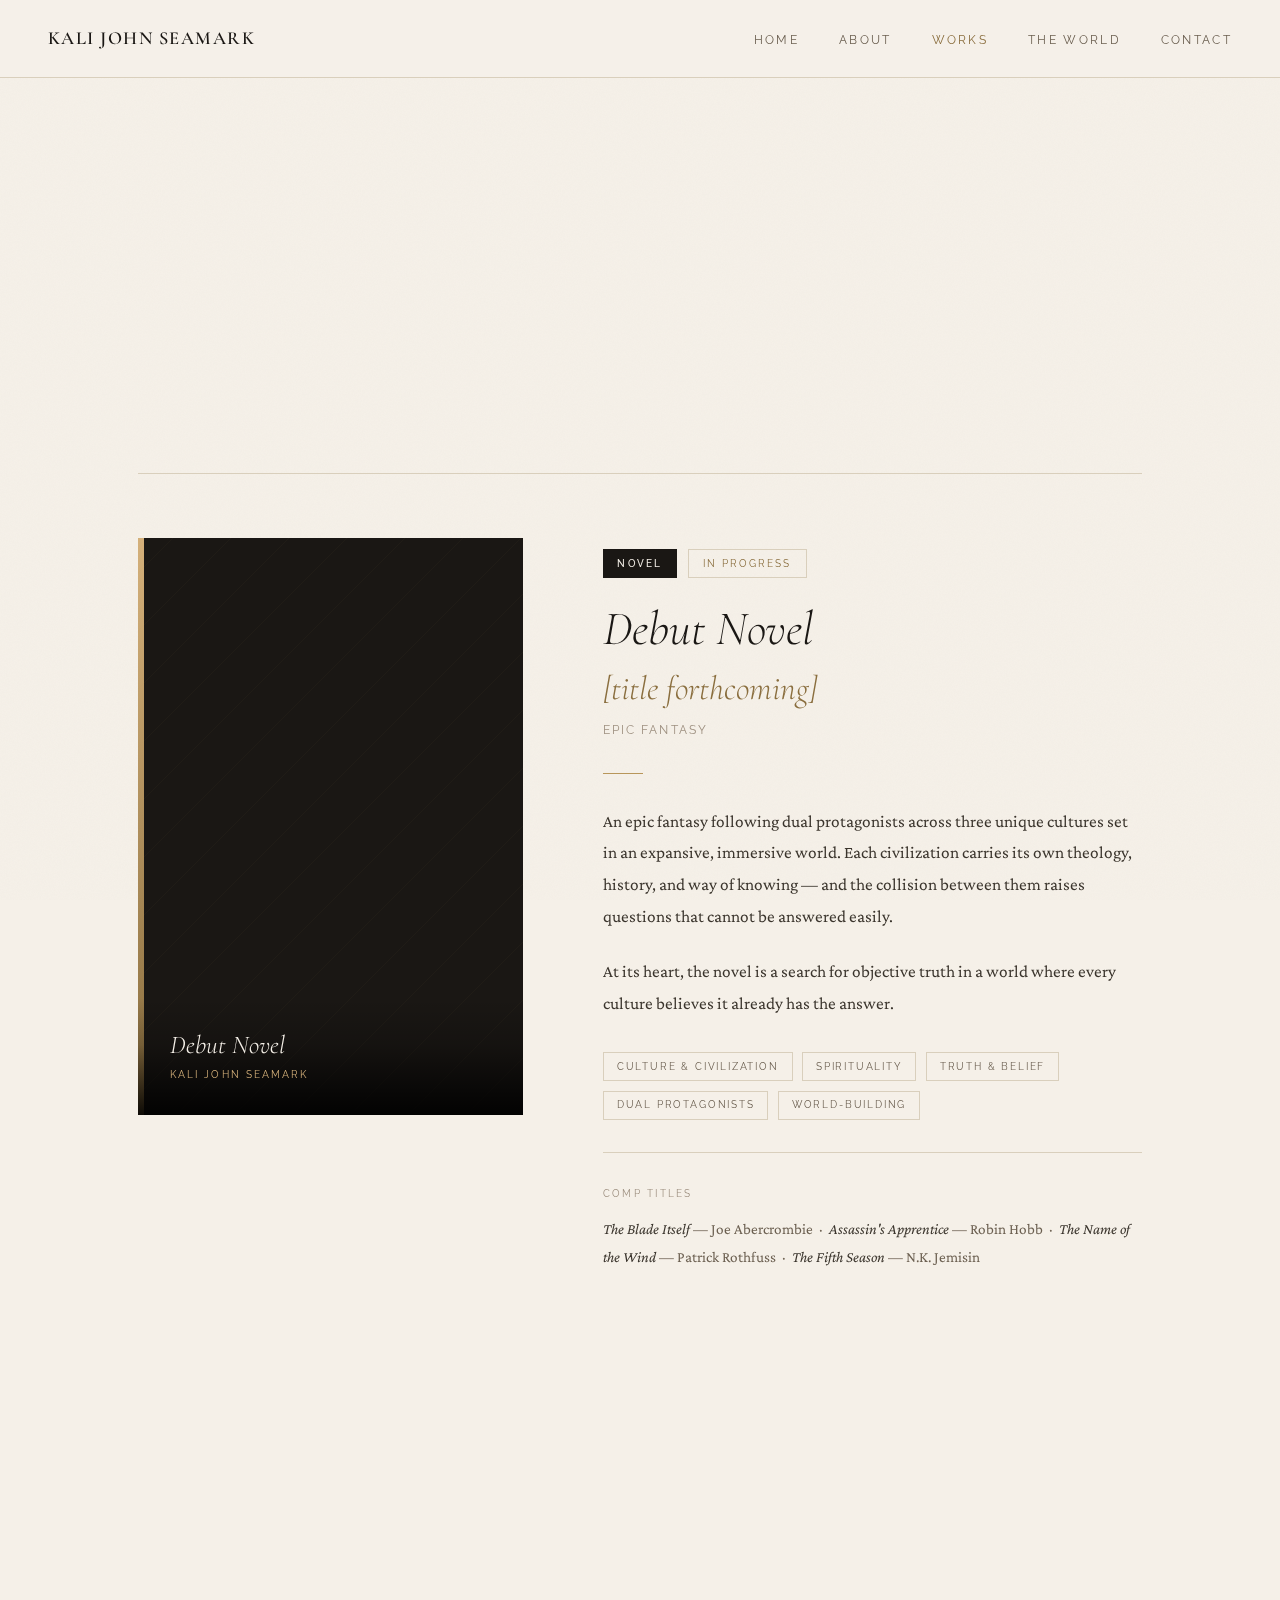
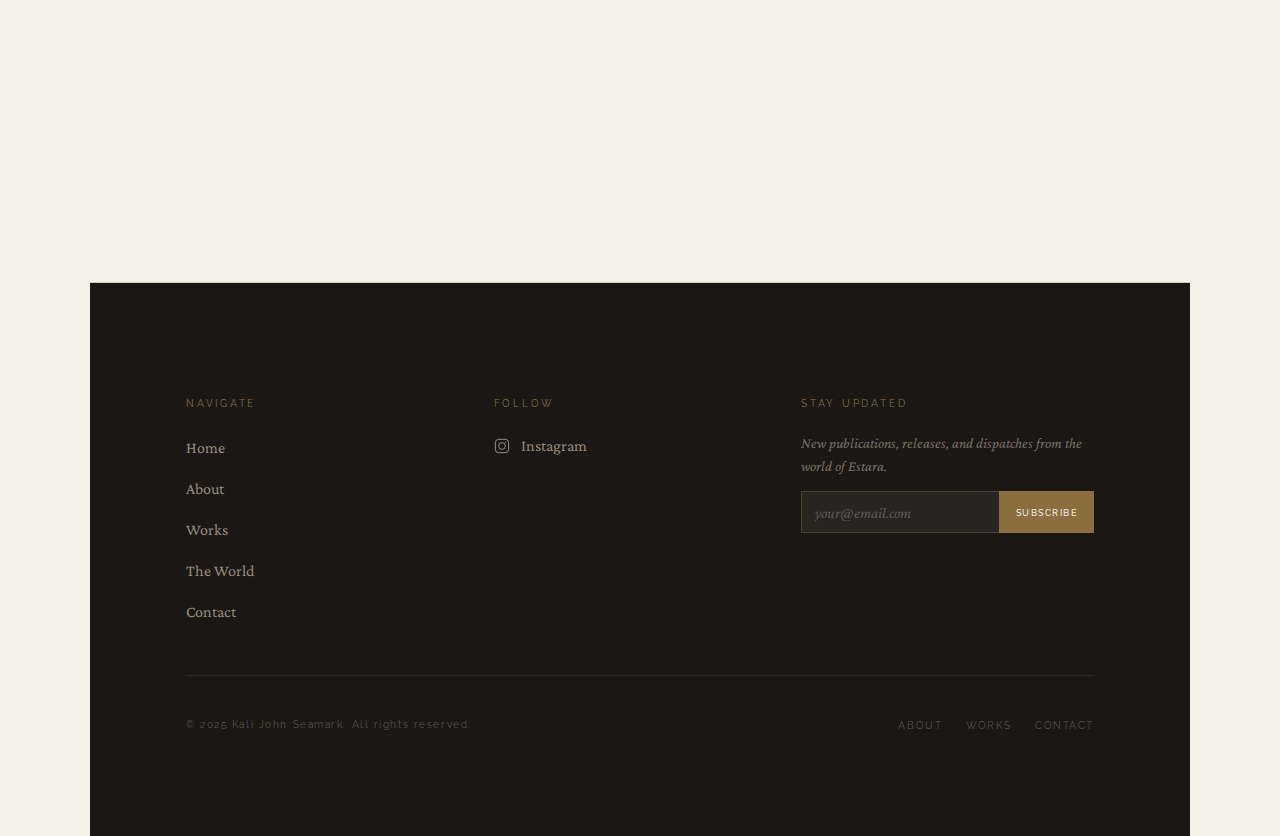
<file: works.html>
<!DOCTYPE html>
<html lang="en">
<head>
<meta charset="UTF-8">
<meta name="viewport" content="width=device-width, initial-scale=1.0">
<title>Works | Kali John Seamark</title>
<link rel="preconnect" href="https://fonts.googleapis.com">
<link rel="preconnect" href="https://fonts.gstatic.com" crossorigin>
<link href="https://fonts.googleapis.com/css2?family=Cormorant+Garamond:ital,wght@0,300;0,400;0,600;1,300;1,400&family=Crimson+Pro:ital,wght@0,300;0,400;1,300;1,400&family=Raleway:wght@300;400;500&display=swap" rel="stylesheet">
<style>
  :root {
    --ink: #1a1714;
    --cream: #f5f0e8;
    --cream-warm: #ede6d6;
    --cream-deep: #d9cfbc;
    --gold: #b8965a;
    --gold-light: #d4b07a;
    --gold-muted: #8a6e3e;
    --text-body: #3a342c;
    --text-muted: #6b5f50;
    --text-faint: #9e9080;
  }

  *, *::before, *::after { box-sizing: border-box; margin: 0; padding: 0; }
  html { scroll-behavior: smooth; }

  body {
    background-color: var(--cream);
    color: var(--text-body);
    font-family: 'Crimson Pro', Georgia, serif;
    font-size: 18px;
    line-height: 1.75;
    overflow-x: hidden;
  }

  body::before {
    content: '';
    position: fixed;
    inset: 0;
    background-image: url("data:image/svg+xml,%3Csvg viewBox='0 0 200 200' xmlns='http://www.w3.org/2000/svg'%3E%3Cfilter id='n'%3E%3CfeTurbulence type='fractalNoise' baseFrequency='0.75' numOctaves='4' stitchTiles='stitch'/%3E%3C/filter%3E%3Crect width='100%25' height='100%25' filter='url(%23n)' opacity='0.035'/%3E%3C/svg%3E");
    background-size: 200px 200px;
    pointer-events: none;
    z-index: 0;
    opacity: 0.6;
  }

  nav {
    position: fixed;
    top: 0; left: 0; right: 0;
    z-index: 100;
    padding: 1.4rem 3rem;
    display: flex;
    justify-content: space-between;
    align-items: center;
    background: rgba(245,240,232,0.97);
    border-bottom: 1px solid var(--cream-deep);
    backdrop-filter: blur(4px);
  }

  .nav-name {
    font-family: 'Cormorant Garamond', serif;
    font-size: 1.15rem;
    font-weight: 600;
    letter-spacing: 0.08em;
    color: var(--ink);
    text-decoration: none;
    text-transform: uppercase;
  }

  .nav-links { display: flex; gap: 2.5rem; list-style: none; }

  .nav-links a {
    font-family: 'Raleway', sans-serif;
    font-size: 0.72rem;
    font-weight: 400;
    letter-spacing: 0.2em;
    text-transform: uppercase;
    color: var(--text-muted);
    text-decoration: none;
    transition: color 0.2s;
    position: relative;
  }

  .nav-links a::after {
    content: '';
    position: absolute;
    bottom: -3px; left: 0; right: 100%;
    height: 1px;
    background: var(--gold);
    transition: right 0.3s ease;
  }

  .nav-links a:hover { color: var(--ink); }
  .nav-links a:hover::after { right: 0; }
  .nav-links a.active { color: var(--gold-muted); }

  /* ── PAGE HEADER ── */
  .page-header {
    padding: clamp(7rem, 20vw, 11rem) 3rem clamp(2rem, 5vw, 5rem);
    max-width: 1100px;
    margin: 0 auto;
    position: relative;
    z-index: 1;
  }

  .page-header-label {
    font-family: 'Raleway', sans-serif;
    font-size: 0.68rem;
    letter-spacing: 0.3em;
    text-transform: uppercase;
    color: var(--gold);
    margin-bottom: 1.2rem;
    opacity: 0;
    animation: fadeUp 0.8s ease 0.2s forwards;
  }

  .page-header h1 {
    font-family: 'Cormorant Garamond', serif;
    font-size: clamp(3.5rem, 8vw, 7rem);
    font-weight: 300;
    line-height: 0.95;
    color: var(--ink);
    opacity: 0;
    animation: fadeUp 0.9s ease 0.3s forwards;
  }

  .page-header h1 em { font-style: italic; color: var(--gold-muted); }

  /* ── WORKS ── */
  .works-section {
    max-width: 1100px;
    margin: 0 auto;
    padding: 0 3rem 8rem;
    position: relative;
    z-index: 1;
  }

  /* Featured novel */
  .work-featured {
    display: grid;
    grid-template-columns: 1fr 1.4fr;
    gap: 5rem;
    align-items: start;
    padding: 4rem 0;
    border-top: 1px solid var(--cream-deep);
    margin-bottom: 1rem;
  }

  .book-cover {
    width: 100%;
    aspect-ratio: 2/3;
    background: var(--ink);
    position: relative;
    overflow: hidden;
    display: flex;
    align-items: flex-end;
  }

  .book-cover-inner {
    width: 100%;
    padding: 2rem;
    background: linear-gradient(to top, rgba(0,0,0,0.9) 0%, rgba(0,0,0,0.2) 60%, transparent 100%);
    position: absolute;
    bottom: 0;
    left: 0; right: 0;
  }

  .book-cover-title {
    font-family: 'Cormorant Garamond', serif;
    font-size: 1.6rem;
    font-weight: 300;
    font-style: italic;
    color: var(--cream);
    line-height: 1.2;
    margin-bottom: 0.3rem;
  }

  .book-cover-author {
    font-family: 'Raleway', sans-serif;
    font-size: 0.65rem;
    letter-spacing: 0.2em;
    text-transform: uppercase;
    color: var(--gold-light);
  }

  /* Gold spine accent */
  .book-cover::before {
    content: '';
    position: absolute;
    left: 0; top: 0; bottom: 0;
    width: 6px;
    background: linear-gradient(to bottom, var(--gold-light), var(--gold-muted));
  }

  /* Decorative texture stripes in cover bg */
  .book-cover-bg {
    position: absolute;
    inset: 0;
    background:
      repeating-linear-gradient(
        -45deg,
        transparent,
        transparent 40px,
        rgba(184,150,90,0.04) 40px,
        rgba(184,150,90,0.04) 41px
      );
  }

  .work-meta { padding-top: 0.5rem; }

  .work-type-badge {
    display: inline-block;
    font-family: 'Raleway', sans-serif;
    font-size: 0.63rem;
    font-weight: 500;
    letter-spacing: 0.22em;
    text-transform: uppercase;
    color: var(--cream);
    background: var(--ink);
    padding: 0.35rem 0.9rem;
    margin-bottom: 1.5rem;
  }

  .work-status-badge {
    display: inline-block;
    font-family: 'Raleway', sans-serif;
    font-size: 0.63rem;
    letter-spacing: 0.2em;
    text-transform: uppercase;
    color: var(--gold-muted);
    border: 1px solid var(--cream-deep);
    padding: 0.3rem 0.9rem;
    margin-left: 0.5rem;
  }

  .work-title {
    font-family: 'Cormorant Garamond', serif;
    font-size: clamp(2rem, 4vw, 3rem);
    font-weight: 300;
    font-style: italic;
    color: var(--ink);
    line-height: 1.15;
    margin-bottom: 0.5rem;
  }

  .work-subtitle {
    font-family: 'Raleway', sans-serif;
    font-size: 0.72rem;
    letter-spacing: 0.18em;
    text-transform: uppercase;
    color: var(--text-faint);
    margin-bottom: 2rem;
  }

  .work-divider {
    width: 40px;
    height: 1px;
    background: var(--gold);
    margin-bottom: 2rem;
  }

  .work-desc {
    font-size: 1.08rem;
    line-height: 1.85;
    color: var(--text-body);
    margin-bottom: 1.4rem;
  }

  .work-themes {
    display: flex;
    flex-wrap: wrap;
    gap: 0.6rem;
    margin-top: 2rem;
  }

  .work-theme {
    font-family: 'Raleway', sans-serif;
    font-size: 0.63rem;
    letter-spacing: 0.18em;
    text-transform: uppercase;
    color: var(--text-muted);
    border: 1px solid var(--cream-deep);
    padding: 0.3rem 0.8rem;
  }

  /* Shorter works list */
  .works-list-heading {
    font-family: 'Raleway', sans-serif;
    font-size: 0.68rem;
    letter-spacing: 0.3em;
    text-transform: uppercase;
    color: var(--gold);
    margin-bottom: 2rem;
    padding-top: 4rem;
  }

  .work-item {
    padding: 2.2rem 0;
    border-top: 1px solid var(--cream-deep);
    display: grid;
    grid-template-columns: 1fr auto;
    gap: 2rem;
    align-items: start;
  }

  .work-item:last-child { border-bottom: 1px solid var(--cream-deep); }

  .work-item-title {
    font-family: 'Cormorant Garamond', serif;
    font-size: 1.5rem;
    font-style: italic;
    font-weight: 400;
    color: var(--ink);
    margin-bottom: 0.3rem;
  }

  .work-item-desc {
    font-size: 0.98rem;
    color: var(--text-muted);
    line-height: 1.65;
  }

  .work-item-status {
    font-family: 'Raleway', sans-serif;
    font-size: 0.62rem;
    letter-spacing: 0.18em;
    text-transform: uppercase;
    color: var(--text-faint);
    white-space: nowrap;
    padding-top: 0.3rem;
  }

  /* ── FOOTER ── */
  footer {
    max-width: 1100px;
    margin: 0 auto;
    padding: 3rem;
    display: flex;
    justify-content: space-between;
    align-items: center;
    border-top: 1px solid var(--cream-deep);
    position: relative;
    z-index: 1;
  }

  .footer-copy {
    font-family: 'Raleway', sans-serif;
    font-size: 0.68rem;
    letter-spacing: 0.15em;
    color: var(--text-faint);
  }

  .footer-links { display: flex; gap: 2rem; list-style: none; }

  .footer-links a {
    font-family: 'Raleway', sans-serif;
    font-size: 0.68rem;
    letter-spacing: 0.18em;
    text-transform: uppercase;
    color: var(--text-faint);
    text-decoration: none;
    transition: color 0.2s;
  }

  .footer-links a:hover { color: var(--gold-muted); }

  @keyframes fadeUp {
    from { opacity: 0; transform: translateY(22px); }
    to { opacity: 1; transform: translateY(0); }
  }

  .reveal {
    opacity: 0;
    transform: translateY(28px);
    transition: opacity 0.8s ease, transform 0.8s ease;
  }
  .reveal.visible { opacity: 1; transform: translateY(0); }

  @media (max-width: 800px) {
    nav { padding: 1.2rem 1.5rem; }
    .nav-links { gap: 1.5rem; }
    .page-header { padding: 6rem 1.25rem 2.5rem; }
    .works-section { padding: 0 1.5rem 5rem; }
    .work-featured { grid-template-columns: 1fr; gap: 2.5rem; }
    .book-cover { max-width: 220px; }
    .work-item { grid-template-columns: 1fr; gap: 0.5rem; }
    footer { flex-direction: column; gap: 1.5rem; padding: 2.5rem 1.5rem; }
  }

  /* ── HAMBURGER NAV ── */
  .nav-hamburger {
    display: none;
    flex-direction: column;
    gap: 5px;
    background: none;
    border: none;
    cursor: pointer;
    padding: 4px;
    z-index: 200;
  }
  .nav-hamburger span {
    display: block;
    width: 24px;
    height: 1.5px;
    background: var(--ink);
    transition: transform 0.3s, opacity 0.3s;
  }
  .nav-hamburger.open span:nth-child(1) { transform: translateY(6.5px) rotate(45deg); }
  .nav-hamburger.open span:nth-child(2) { opacity: 0; }
  .nav-hamburger.open span:nth-child(3) { transform: translateY(-6.5px) rotate(-45deg); }

  /* ── SITE FOOTER ── */
  .site-footer { background: #1a1714; position: relative; z-index: 1; }
  .site-footer-inner { max-width: 1100px; margin: 0 auto; padding: 4rem 3rem 3rem; }
  .site-footer-grid {
    display: grid;
    grid-template-columns: 1fr 1fr 1fr;
    gap: 3rem;
    padding-bottom: 3rem;
    border-bottom: 1px solid rgba(255,255,255,0.08);
    margin-bottom: 2rem;
  }
  .site-footer-col-label {
    font-family: 'Raleway', sans-serif;
    font-size: 0.62rem;
    letter-spacing: 0.28em;
    text-transform: uppercase;
    color: rgba(184,150,90,0.7);
    margin-bottom: 1.2rem;
  }
  .site-footer-nav { list-style: none; display: flex; flex-direction: column; gap: 0.6rem; }
  .site-footer-nav a { font-family: 'Crimson Pro', serif; font-size: 1rem; color: rgba(232,223,200,0.6); text-decoration: none; transition: color 0.2s; }
  .site-footer-nav a:hover { color: rgba(232,223,200,1); }
  .site-footer-social-link { display: flex; align-items: center; gap: 0.7rem; font-family: 'Crimson Pro', serif; font-size: 1rem; color: rgba(232,223,200,0.6); text-decoration: none; transition: color 0.2s; }
  .site-footer-social-link:hover { color: rgba(232,223,200,1); }
  .site-footer-newsletter-desc { font-family: 'Crimson Pro', serif; font-size: 0.92rem; font-style: italic; color: rgba(232,223,200,0.45); line-height: 1.6; margin-bottom: 0.8rem; }
  .site-footer-input-row { display: flex; }
  .site-footer-email-input { flex: 1; min-width: 0; background: rgba(255,255,255,0.06); border: 1px solid rgba(184,150,90,0.25); border-right: none; padding: 0.7rem 0.8rem; font-family: 'Crimson Pro', serif; font-size: 0.95rem; color: #e8dfc8; outline: none; border-radius: 0; }
  .site-footer-email-input::placeholder { color: rgba(232,223,200,0.3); font-style: italic; }
  .site-footer-subscribe-btn { background: #8a6e3e; border: 1px solid #8a6e3e; padding: 0.7rem 1rem; font-family: 'Raleway', sans-serif; font-size: 0.58rem; font-weight: 500; letter-spacing: 0.16em; text-transform: uppercase; color: #f5f0e8; cursor: pointer; border-radius: 0; white-space: nowrap; transition: background 0.2s; }
  .site-footer-subscribe-btn:hover { background: #b8965a; }
  .site-footer-bottom { display: flex; justify-content: space-between; align-items: center; flex-wrap: wrap; gap: 1rem; }
  .site-footer-copy { font-family: 'Raleway', sans-serif; font-size: 0.65rem; letter-spacing: 0.15em; color: rgba(232,223,200,0.3); }
  .site-footer-copy-links { display: flex; gap: 1.5rem; list-style: none; }
  .site-footer-copy-links a { font-family: 'Raleway', sans-serif; font-size: 0.65rem; letter-spacing: 0.15em; text-transform: uppercase; color: rgba(232,223,200,0.3); text-decoration: none; transition: color 0.2s; }
  .site-footer-copy-links a:hover { color: rgba(232,223,200,0.7); }

  @media (max-width: 768px) {
    nav { padding: 1rem 1.25rem !important; }
    .nav-hamburger { display: flex !important; }
    .nav-links {
      display: none !important;
      position: fixed !important;
      top: 0 !important; left: 0 !important; right: 0 !important; bottom: 0 !important;
      background: rgba(245,240,232,0.99) !important;
      flex-direction: column !important;
      justify-content: center !important;
      align-items: center !important;
      gap: 2.5rem !important;
      z-index: 150 !important;
    }
    .nav-links.open { display: flex !important; }
    .nav-links a { font-size: 1.1rem !important; letter-spacing: 0.15em !important; }
    .site-footer-grid { grid-template-columns: 1fr !important; gap: 2.5rem !important; }
    .site-footer-inner { padding: 3rem 1.25rem 2rem !important; }
    .site-footer-bottom { flex-direction: column !important; align-items: flex-start !important; gap: 0.8rem !important; }
  }

</style>
</head>
<body>

<nav id="mainNav">
  <a href="index.html" class="nav-name">Kali John Seamark</a>
  <button class="nav-hamburger" id="hamburger" aria-label="Menu">
    <span></span><span></span><span></span>
  </button>
  <ul class="nav-links" id="navLinks">
    <li><a href="index.html">Home</a></li>
    <li><a href="about.html">About</a></li>
    <li><a href="works.html" class="active">Works</a></li>
    <li><a href="world.html">The World</a></li>
    <li><a href="contact.html">Contact</a></li>
  </ul>
</nav>

<div class="page-header">
  <p class="page-header-label">Fiction</p>
  <h1>The<br><em>Works</em></h1>
</div>

<div class="works-section">

  <!-- Featured: Novel -->
  <div class="work-featured">
    <div class="reveal">
      <div class="book-cover">
        <div class="book-cover-bg"></div>
        <div class="book-cover-inner">
          <p class="book-cover-title">Debut Novel</p>
          <p class="book-cover-author">Kali John Seamark</p>
        </div>
      </div>
    </div>

    <div class="work-meta reveal" style="transition-delay:0.15s">
      <div>
        <span class="work-type-badge">Novel</span>
        <span class="work-status-badge">In Progress</span>
      </div>
      <h2 class="work-title">Debut Novel<br><span style="font-size:0.7em; color:var(--gold-muted);">[title forthcoming]</span></h2>
      <p class="work-subtitle">Epic Fantasy</p>
      <div class="work-divider"></div>
      <p class="work-desc">
        An epic fantasy following dual protagonists across three unique cultures set in an expansive, immersive world. Each civilization carries its own theology, history, and way of knowing — and the collision between them raises questions that cannot be answered easily.
      </p>
      <p class="work-desc">
        At its heart, the novel is a search for objective truth in a world where every culture believes it already has the answer.
      </p>
      <div class="work-themes">
        <span class="work-theme">Culture &amp; Civilization</span>
        <span class="work-theme">Spirituality</span>
        <span class="work-theme">Truth &amp; Belief</span>
        <span class="work-theme">Dual Protagonists</span>
        <span class="work-theme">World-Building</span>
      </div>
      <div style="margin-top:2rem; padding-top:2rem; border-top:1px solid var(--cream-deep);">
        <p style="font-family:'Raleway',sans-serif; font-size:0.63rem; letter-spacing:0.22em; text-transform:uppercase; color:var(--text-faint); margin-bottom:0.8rem;">Comp Titles</p>
        <p style="font-size:0.95rem; color:var(--text-muted); line-height:1.8;"><em style="color:var(--text-body);">The Blade Itself</em> — Joe Abercrombie &nbsp;·&nbsp; <em style="color:var(--text-body);">Assassin's Apprentice</em> — Robin Hobb &nbsp;·&nbsp; <em style="color:var(--text-body);">The Name of the Wind</em> — Patrick Rothfuss &nbsp;·&nbsp; <em style="color:var(--text-body);">The Fifth Season</em> — N.K. Jemisin</p>
      </div>
    </div>
  </div>

  <!-- Short fiction list -->
  <p class="works-list-heading reveal">Short Fiction &amp; Essays</p>

  <div class="work-item reveal" style="transition-delay:0.05s">
    <div>
      <p class="work-item-title">[Short Story Title]</p>
      <p class="work-item-desc">Description coming soon. Stay tuned.</p>
    </div>
    <span class="work-item-status">Coming Soon</span>
  </div>

  <div class="work-item reveal" style="transition-delay:0.12s">
    <div>
      <p class="work-item-title">[Upcoming Piece]</p>
      <p class="work-item-desc">Forthcoming in [Publication Name].</p>
    </div>
    <span class="work-item-status">Forthcoming</span>
  </div>

</div>

<footer class="site-footer">
  <div class="site-footer-inner">
    <div class="site-footer-grid">
      <div>
        <p class="site-footer-col-label">Navigate</p>
        <ul class="site-footer-nav">
          <li><a href="index.html">Home</a></li>
          <li><a href="about.html">About</a></li>
          <li><a href="works.html">Works</a></li>
          <li><a href="world.html">The World</a></li>
          <li><a href="contact.html">Contact</a></li>
        </ul>
      </div>
      <div>
        <p class="site-footer-col-label">Follow</p>
        <a href="https://instagram.com/kalijohnseamark" target="_blank" rel="noopener" class="site-footer-social-link">
          <svg width="16" height="16" viewBox="0 0 24 24" fill="none" stroke="currentColor" stroke-width="1.5"><rect x="2" y="2" width="20" height="20" rx="5"/><circle cx="12" cy="12" r="5"/><circle cx="17.5" cy="6.5" r="1" fill="currentColor" stroke="none"/></svg>
          Instagram
        </a>
      </div>
      <div>
        <p class="site-footer-col-label">Stay Updated</p>
        <p class="site-footer-newsletter-desc">New publications, releases, and dispatches from the world of Estara.</p>
        <div class="site-footer-input-row">
          <input type="email" class="site-footer-email-input" placeholder="your@email.com" aria-label="Email address">
          <button type="button" class="site-footer-subscribe-btn">Subscribe</button>
        </div>
      </div>
    </div>
    <div class="site-footer-bottom">
      <p class="site-footer-copy">&copy; 2025 Kali John Seamark. All rights reserved.</p>
      <ul class="site-footer-copy-links">
        <li><a href="about.html">About</a></li>
        <li><a href="works.html">Works</a></li>
        <li><a href="contact.html">Contact</a></li>
      </ul>
    </div>
  </div>
</footer>

<script>
  const reveals = document.querySelectorAll('.reveal');
  const observer = new IntersectionObserver((entries) => {
    entries.forEach(e => { if (e.isIntersecting) e.target.classList.add('visible'); });
  }, { threshold: 0.1 });
  reveals.forEach(el => observer.observe(el));

  // Hamburger menu
  (function() {
    var btn = document.getElementById("hamburger");
    var menu = document.getElementById("navLinks");
    if (!btn || !menu) return;
    btn.addEventListener("click", function() {
      var isOpen = menu.classList.contains("open");
      menu.classList.toggle("open");
      btn.classList.toggle("open");
      document.body.style.overflow = isOpen ? "" : "hidden";
    });
    menu.querySelectorAll("a").forEach(function(a) {
      a.addEventListener("click", function() {
        menu.classList.remove("open");
        btn.classList.remove("open");
        document.body.style.overflow = "";
      });
    });
  })();
</script>
</body>
</html>
</file>
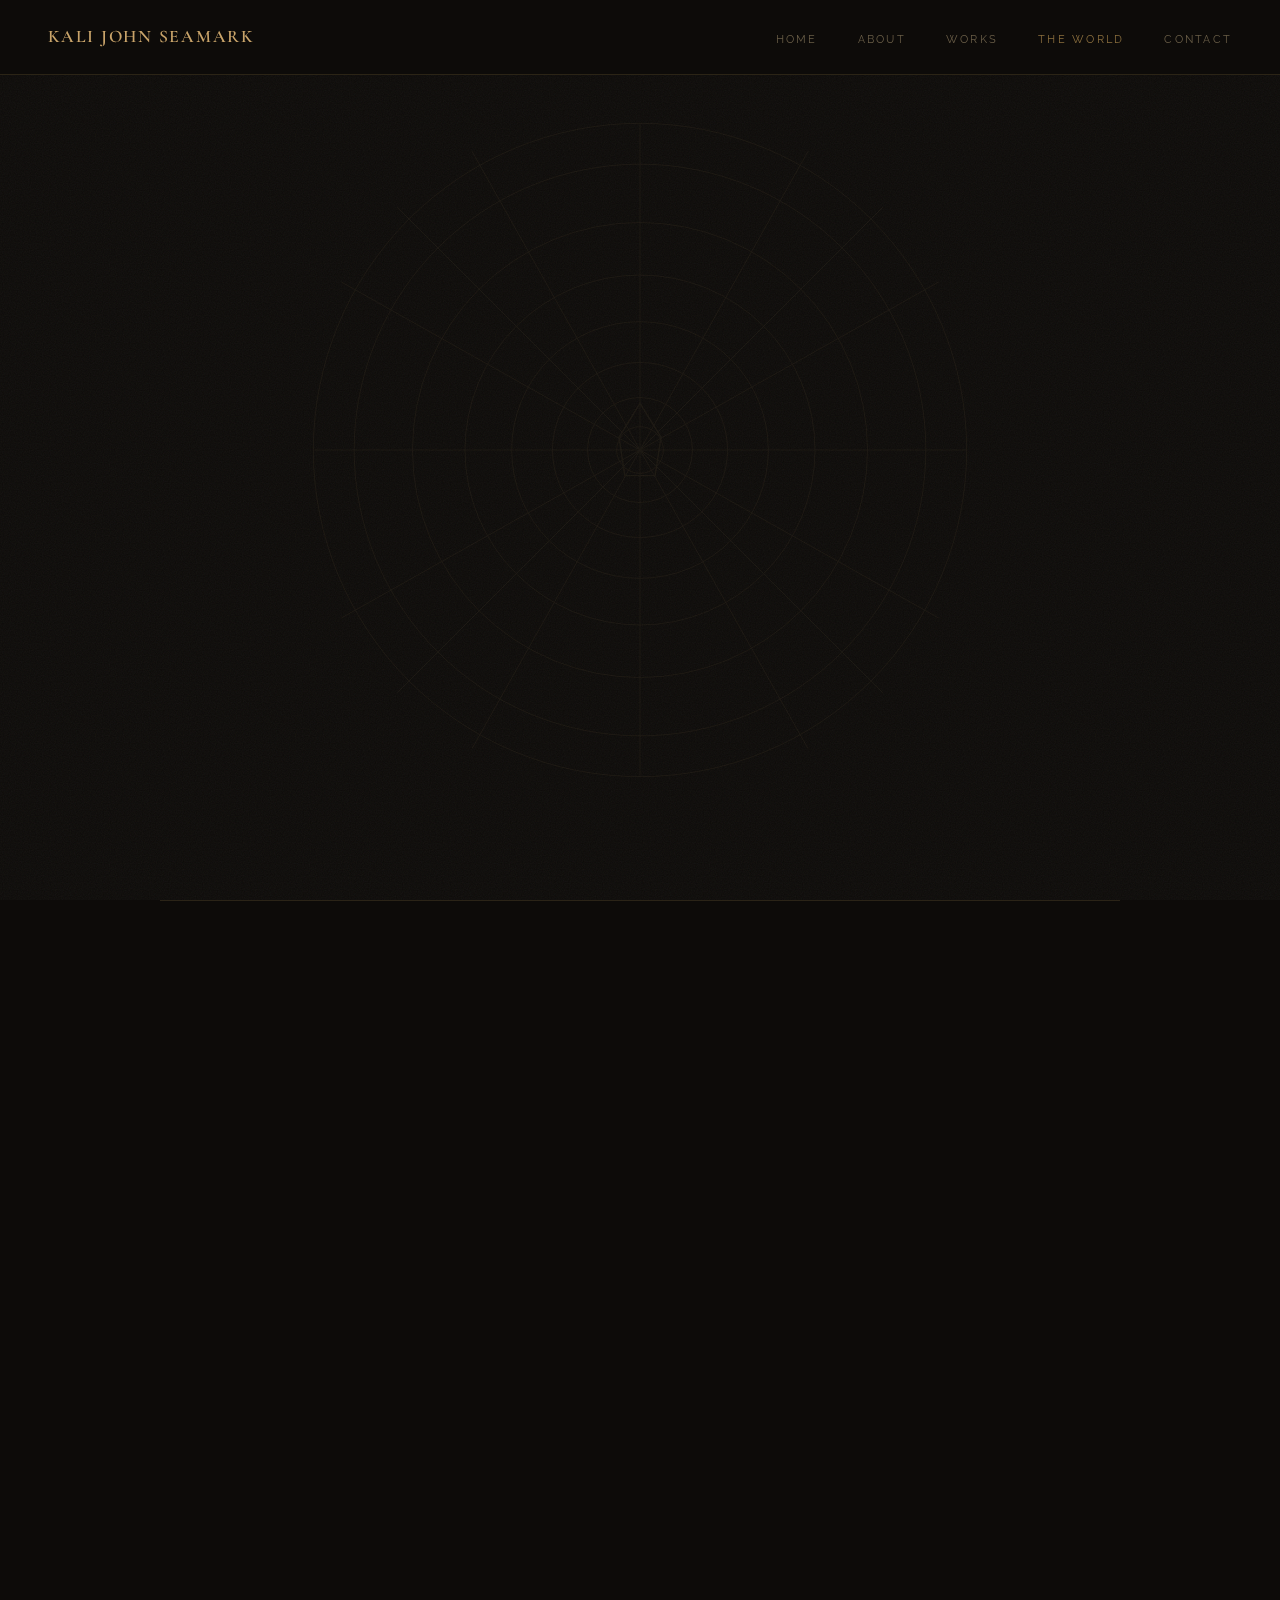
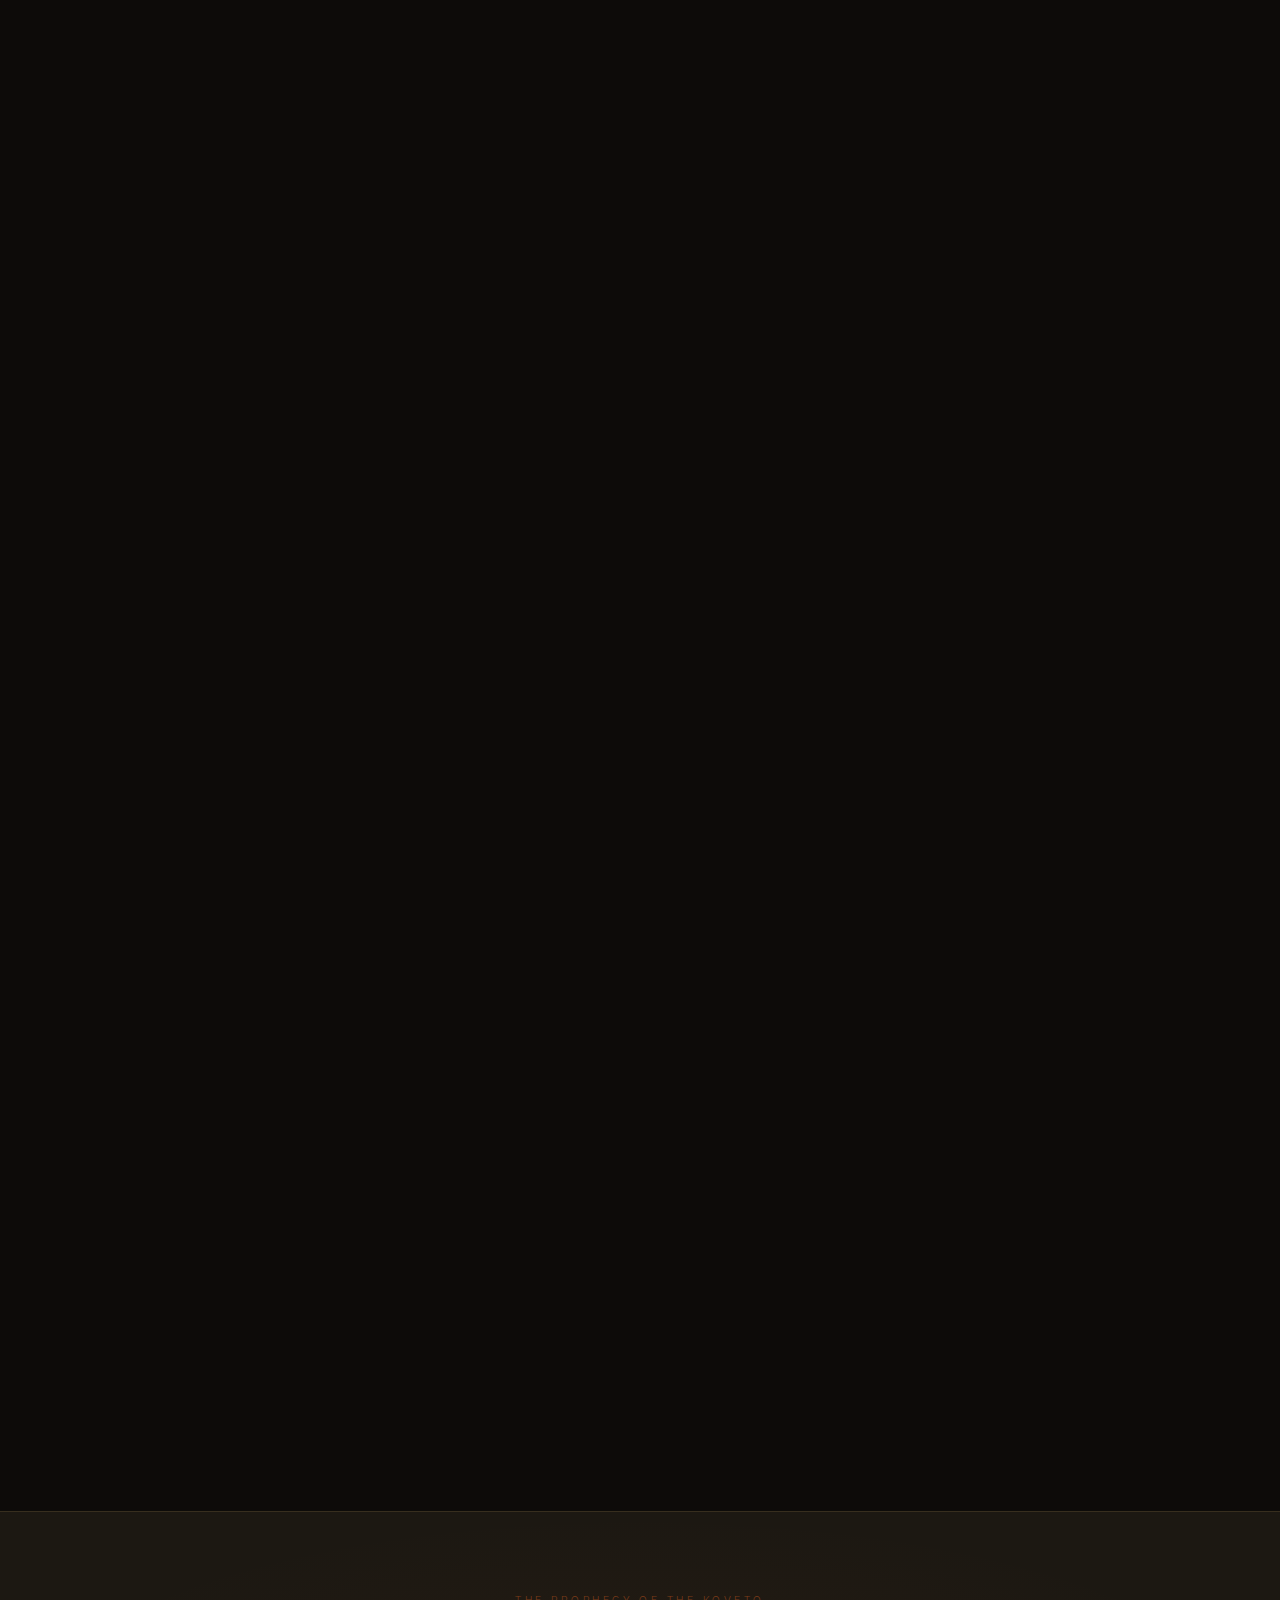
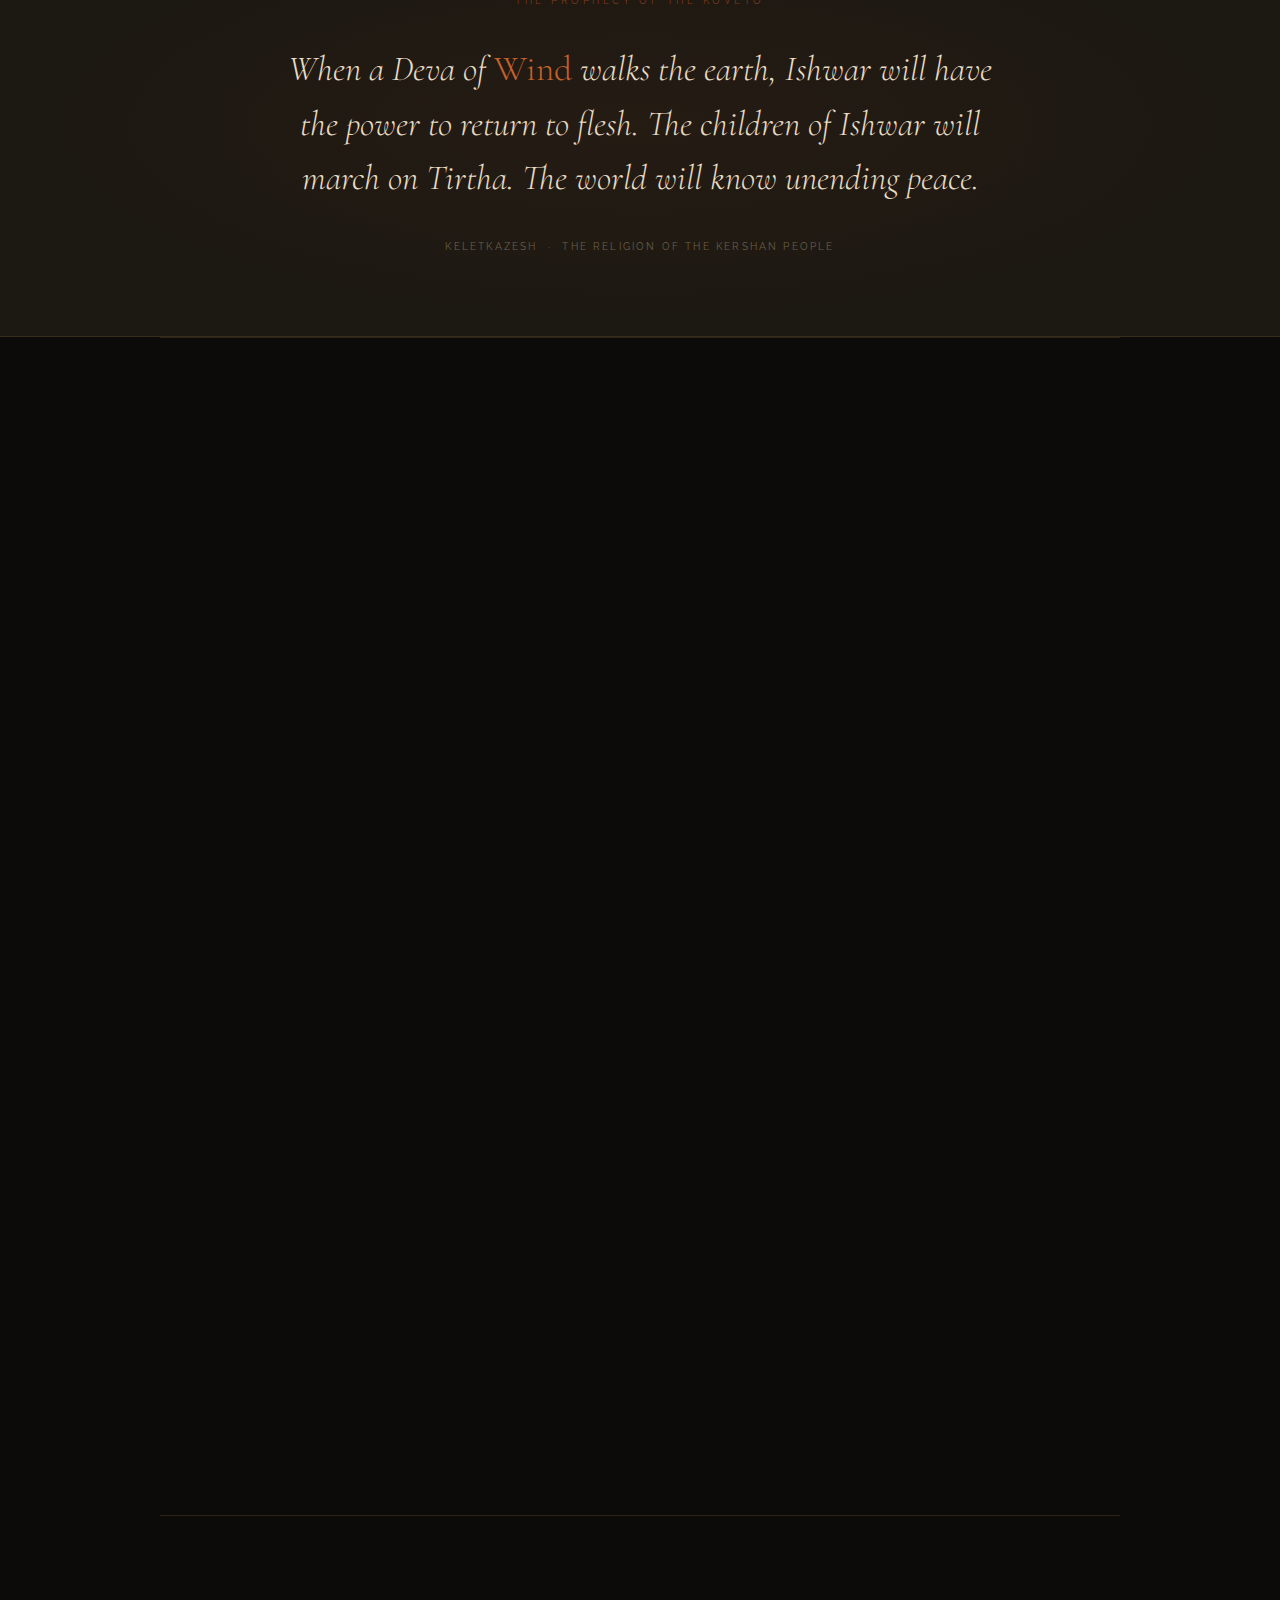
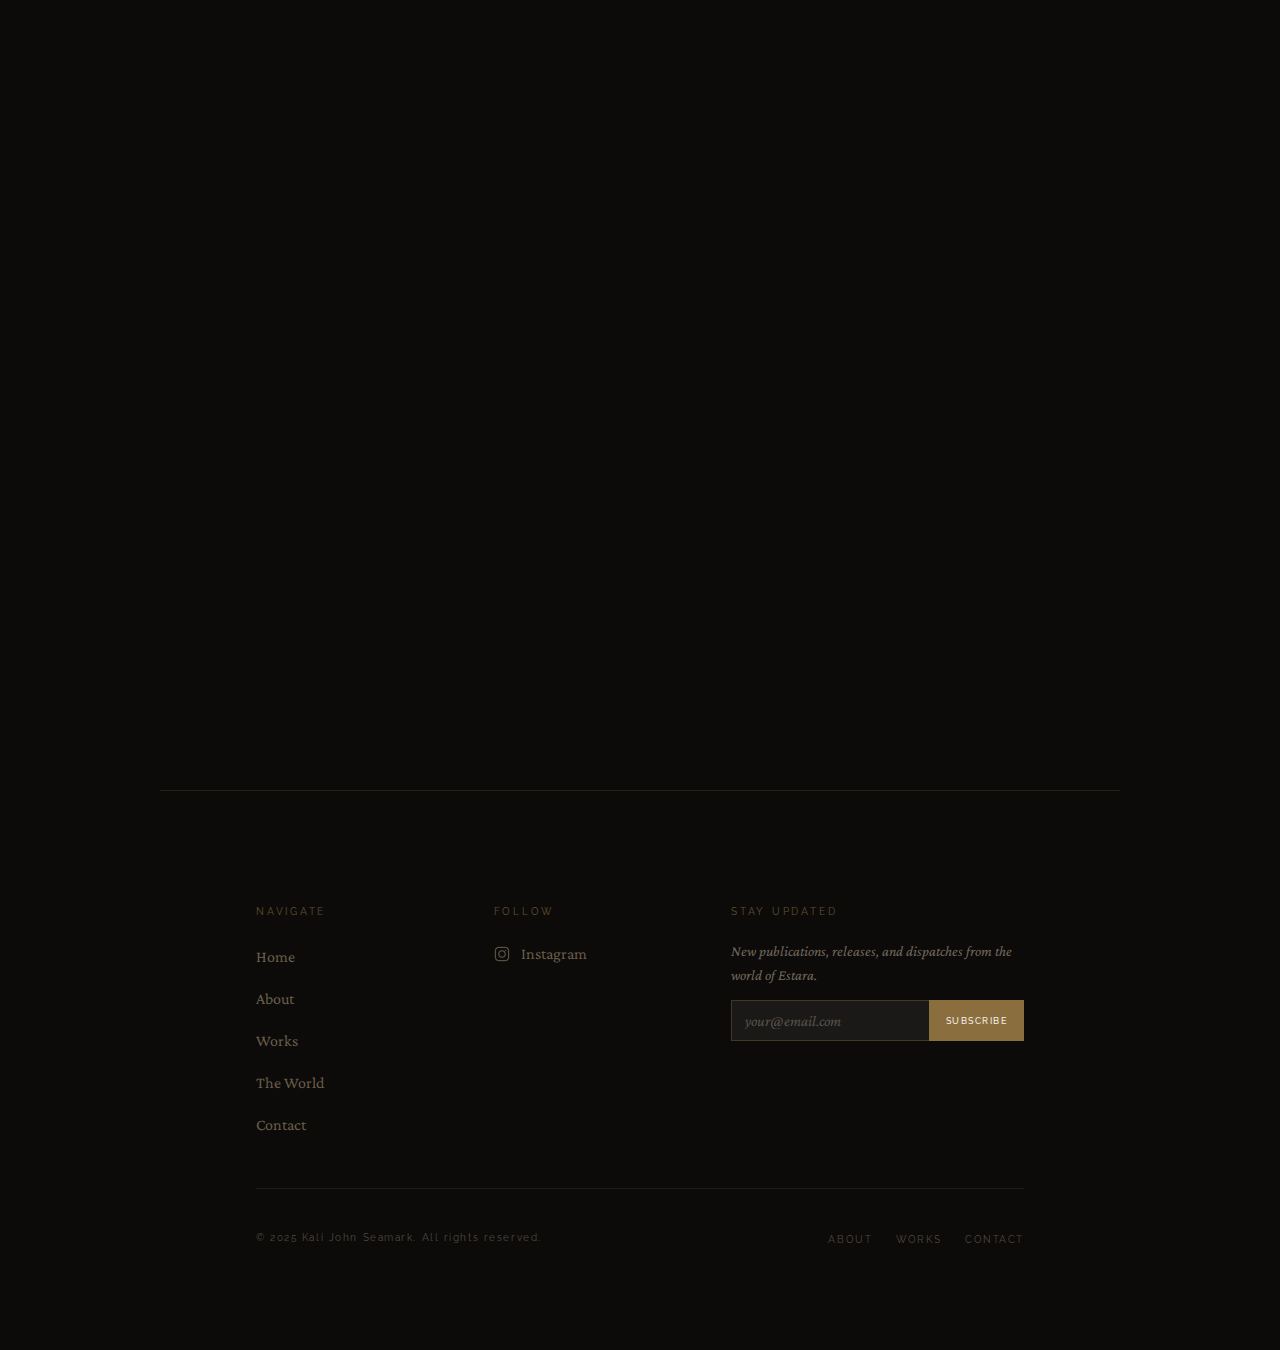
<file: world.html>
<!DOCTYPE html>
<html lang="en">
<head>
<meta charset="UTF-8">
<meta name="viewport" content="width=device-width, initial-scale=1.0">
<title>The World | Kali John Seamark</title>
<link rel="preconnect" href="https://fonts.googleapis.com">
<link rel="preconnect" href="https://fonts.gstatic.com" crossorigin>
<link href="https://fonts.googleapis.com/css2?family=Cormorant+Garamond:ital,wght@0,300;0,400;0,600;1,300;1,400;1,600&family=Crimson+Pro:ital,wght@0,300;0,400;1,300;1,400&family=Raleway:wght@300;400;500&display=swap" rel="stylesheet">
<style>
  :root {
    --void: #0d0b09;
    --deep: #14110d;
    --surface: #1c1812;
    --surface-raised: #231e16;
    --border: rgba(184,150,90,0.18);
    --border-bright: rgba(184,150,90,0.4);
    --gold: #c9a46a;
    --gold-dim: #8a6e3e;
    --ember: #c4622a;
    --ember-dim: #7a3a18;
    --cream: #e8dfc8;
    --cream-dim: #a89878;
    --steel: #8aa4b4;
    --text-body: #a89878;
    --text-muted: #6a5e48;
  }
  *, *::before, *::after { box-sizing: border-box; margin: 0; padding: 0; }
  html { scroll-behavior: smooth; }
  body {
    background-color: var(--void);
    color: var(--text-body);
    font-family: 'Crimson Pro', Georgia, serif;
    font-size: 18px;
    line-height: 1.8;
    overflow-x: hidden;
  }
  body::before {
    content: '';
    position: fixed;
    inset: 0;
    background-image: url("data:image/svg+xml,%3Csvg viewBox='0 0 200 200' xmlns='http://www.w3.org/2000/svg'%3E%3Cfilter id='n'%3E%3CfeTurbulence type='fractalNoise' baseFrequency='0.85' numOctaves='4' stitchTiles='stitch'/%3E%3C/filter%3E%3Crect width='100%25' height='100%25' filter='url(%23n)' opacity='0.055'/%3E%3C/svg%3E");
    background-size: 200px 200px;
    pointer-events: none;
    z-index: 0;
  }
  nav {
    position: fixed;
    top: 0; left: 0; right: 0;
    z-index: 100;
    padding: 1.3rem 3rem;
    display: flex;
    justify-content: space-between;
    align-items: center;
    background: rgba(13,11,9,0.92);
    border-bottom: 1px solid var(--border);
    backdrop-filter: blur(8px);
  }
  .nav-name {
    font-family: 'Cormorant Garamond', serif;
    font-size: 1.1rem;
    font-weight: 600;
    letter-spacing: 0.1em;
    color: var(--gold);
    text-decoration: none;
    text-transform: uppercase;
  }
  .nav-links { display: flex; gap: 2.5rem; list-style: none; }
  .nav-links a {
    font-family: 'Raleway', sans-serif;
    font-size: 0.7rem;
    letter-spacing: 0.2em;
    text-transform: uppercase;
    color: var(--text-muted);
    text-decoration: none;
    transition: color 0.2s;
    position: relative;
  }
  .nav-links a::after {
    content: '';
    position: absolute;
    bottom: -3px; left: 0; right: 100%;
    height: 1px;
    background: var(--gold);
    transition: right 0.3s ease;
  }
  .nav-links a:hover { color: var(--gold); }
  .nav-links a:hover::after { right: 0; }
  .nav-links a.active { color: var(--gold-dim); }

  /* HERO */
  .world-hero {
    min-height: 100vh;
    display: flex;
    flex-direction: column;
    justify-content: center;
    align-items: center;
    text-align: center;
    padding: 8rem 3rem 4rem;
    position: relative;
    overflow: hidden;
  }
  .hero-spiral {
    position: absolute;
    inset: 0;
    display: flex;
    align-items: center;
    justify-content: center;
    pointer-events: none;
    z-index: 0;
  }
  .hero-spiral svg {
    width: min(90vw, 700px);
    height: min(90vw, 700px);
    opacity: 0.07;
    animation: spiralRotate 90s linear infinite;
  }
  @keyframes spiralRotate { from { transform: rotate(0deg); } to { transform: rotate(360deg); } }
  .hero-eyebrow {
    font-family: 'Raleway', sans-serif;
    font-size: 0.68rem;
    letter-spacing: 0.4em;
    text-transform: uppercase;
    color: var(--gold-dim);
    margin-bottom: 2rem;
    position: relative;
    z-index: 1;
    opacity: 0;
    animation: fadeUp 0.8s ease 0.3s forwards;
  }
  .hero-eyebrow span { display: inline-block; width: 30px; height: 1px; background: var(--gold-dim); vertical-align: middle; margin: 0 1rem; }
  .hero-title {
    font-family: 'Cormorant Garamond', serif;
    font-size: clamp(5rem, 14vw, 11rem);
    font-weight: 300;
    line-height: 0.88;
    color: var(--cream);
    letter-spacing: -0.02em;
    position: relative;
    z-index: 1;
    opacity: 0;
    animation: fadeUp 1s ease 0.5s forwards;
  }
  .hero-title em { font-style: italic; color: var(--gold); display: block; }
  .hero-subtitle {
    font-family: 'Crimson Pro', serif;
    font-size: clamp(1rem, 2vw, 1.3rem);
    font-style: italic;
    font-weight: 300;
    color: var(--text-body);
    max-width: 480px;
    margin-top: 2.5rem;
    line-height: 1.7;
    position: relative;
    z-index: 1;
    opacity: 0;
    animation: fadeUp 1s ease 0.8s forwards;
  }
  .hero-scroll-hint {
    position: absolute;
    bottom: 2.5rem;
    left: 50%;
    transform: translateX(-50%);
    display: flex;
    flex-direction: column;
    align-items: center;
    gap: 0.5rem;
    font-family: 'Raleway', sans-serif;
    font-size: 0.6rem;
    letter-spacing: 0.25em;
    text-transform: uppercase;
    color: var(--text-muted);
    z-index: 1;
    opacity: 0;
    animation: fadeIn 1s ease 1.5s forwards;
  }
  .hero-scroll-hint::after {
    content: '';
    display: block;
    width: 1px;
    height: 40px;
    background: linear-gradient(to bottom, var(--gold-dim), transparent);
    animation: scrollPulse 2s ease-in-out infinite;
  }
  @keyframes scrollPulse { 0%, 100% { opacity: 0.4; } 50% { opacity: 1; } }

  /* SECTIONS */
  .lore-section {
    max-width: 960px;
    margin: 0 auto;
    padding: 6rem 3rem;
    position: relative;
    z-index: 1;
    border-top: 1px solid var(--border);
  }
  .section-glyph { display: flex; align-items: center; gap: 1.2rem; margin-bottom: 3rem; }
  .section-glyph-symbol { width: 28px; height: 28px; flex-shrink: 0; }
  .section-glyph-label { font-family: 'Raleway', sans-serif; font-size: 0.65rem; letter-spacing: 0.32em; text-transform: uppercase; color: var(--gold-dim); }
  .section-glyph-line { flex: 1; height: 1px; background: linear-gradient(to right, var(--border-bright), transparent); }
  .lore-heading { font-family: 'Cormorant Garamond', serif; font-size: clamp(2.4rem, 5vw, 4rem); font-weight: 300; line-height: 1.05; color: var(--cream); margin-bottom: 2rem; }
  .lore-heading em { font-style: italic; color: var(--gold); }
  .scripture { border-left: 2px solid var(--gold-dim); padding: 1.2rem 0 1.2rem 2rem; margin: 2.5rem 0; font-family: 'Cormorant Garamond', serif; font-size: clamp(1.2rem, 2.5vw, 1.5rem); font-style: italic; font-weight: 300; color: var(--cream-dim); line-height: 1.6; }
  .scripture-attr { display: block; font-family: 'Raleway', sans-serif; font-size: 0.62rem; letter-spacing: 0.2em; text-transform: uppercase; color: var(--gold-dim); margin-top: 0.8rem; font-style: normal; }
  .lore-body { font-size: 1.05rem; color: var(--text-body); line-height: 1.9; margin-bottom: 1.5rem; }
  .lore-body strong { color: var(--cream-dim); font-weight: 400; }

  /* SOURCE */
  .source-visual { display: flex; align-items: center; gap: 3rem; margin: 3rem 0; padding: 2.5rem; background: var(--surface); border: 1px solid var(--border); }
  .source-spiral-wrap { flex-shrink: 0; width: 100px; height: 100px; }
  .source-spiral-wrap svg { width: 100%; height: 100%; animation: spiralRotate 20s linear infinite; }
  .source-term { font-family: 'Cormorant Garamond', serif; font-size: 1.2rem; font-style: italic; color: var(--gold); margin-bottom: 0.3rem; }
  .source-def { font-size: 0.95rem; color: var(--text-body); line-height: 1.75; }

  /* THEOLOGY */
  .cosmo-grid { display: grid; grid-template-columns: 1fr 1fr; gap: 2px; margin: 3rem 0; }
  .cosmo-cell { background: var(--surface); padding: 2rem 2.2rem; border: 1px solid var(--border); transition: background 0.3s; position: relative; }
  .cosmo-cell:hover { background: var(--surface-raised); }
  .cosmo-cell::before { content: ''; position: absolute; top: 0; left: 0; width: 3px; height: 100%; background: var(--gold-dim); opacity: 0; transition: opacity 0.3s; }
  .cosmo-cell:hover::before { opacity: 1; }
  .cosmo-name { font-family: 'Cormorant Garamond', serif; font-size: 1.45rem; font-style: italic; color: var(--gold); margin-bottom: 0.25rem; }
  .cosmo-role { font-family: 'Raleway', sans-serif; font-size: 0.6rem; letter-spacing: 0.2em; text-transform: uppercase; color: var(--gold-dim); margin-bottom: 0.7rem; }
  .cosmo-desc { font-size: 0.92rem; color: var(--text-body); line-height: 1.7; }

  /* DEVA */
  .deva-grid { display: grid; grid-template-columns: repeat(auto-fill, minmax(210px, 1fr)); gap: 1px; margin: 3rem 0; border: 1px solid var(--border); }
  .deva-card { background: var(--surface); padding: 1.4rem 1.6rem; transition: background 0.25s; border-right: 1px solid var(--border); border-bottom: 1px solid var(--border); }
  .deva-card:hover { background: var(--surface-raised); }
  .deva-badge { font-family: 'Raleway', sans-serif; font-size: 0.58rem; letter-spacing: 0.22em; text-transform: uppercase; margin-bottom: 0.4rem; }
  .deva-card.major .deva-badge { color: var(--gold); }
  .deva-card.minor .deva-badge { color: var(--text-muted); }
  .deva-name { font-family: 'Cormorant Garamond', serif; font-size: 1.15rem; color: var(--cream-dim); margin-bottom: 0.3rem; }
  .deva-title { font-size: 0.85rem; font-style: italic; color: var(--text-muted); line-height: 1.55; }

  /* LANDS */
  .lands-list { display: flex; flex-direction: column; gap: 1px; margin: 3rem 0; }
  .land-item { display: grid; grid-template-columns: 195px 1fr; border: 1px solid var(--border); margin-bottom: 1px; overflow: hidden; }
  .land-name-col { background: var(--surface); padding: 2rem; border-right: 1px solid var(--border); display: flex; flex-direction: column; justify-content: center; }
  .land-name { font-family: 'Cormorant Garamond', serif; font-size: 1.4rem; font-style: italic; font-weight: 300; color: var(--gold); margin-bottom: 0.2rem; }
  .land-alt { font-family: 'Raleway', sans-serif; font-size: 0.58rem; letter-spacing: 0.16em; text-transform: uppercase; color: var(--text-muted); }
  .land-body-col { background: var(--deep); padding: 2rem 2.4rem; }
  .land-desc { font-size: 0.98rem; color: var(--text-body); line-height: 1.78; }

  /* COLLEGE */
  .college-features { display: grid; grid-template-columns: 1fr 1fr; gap: 1px; margin: 3rem 0; border: 1px solid var(--border); }
  .college-cell { background: var(--surface); padding: 1.8rem 2rem; border-right: 1px solid var(--border); border-bottom: 1px solid var(--border); transition: background 0.25s; }
  .college-cell:hover { background: var(--surface-raised); }
  .college-cell-label { font-family: 'Raleway', sans-serif; font-size: 0.6rem; letter-spacing: 0.22em; text-transform: uppercase; color: var(--steel); margin-bottom: 0.5rem; }
  .college-cell-title { font-family: 'Cormorant Garamond', serif; font-size: 1.2rem; font-style: italic; color: var(--cream-dim); margin-bottom: 0.4rem; }
  .college-cell-desc { font-size: 0.88rem; color: var(--text-muted); line-height: 1.65; }
  .metal-strip { display: flex; gap: 2px; margin: 2.5rem 0; flex-wrap: wrap; }
  .metal-pip { font-family: 'Raleway', sans-serif; font-size: 0.58rem; letter-spacing: 0.16em; text-transform: uppercase; padding: 0.35rem 0.75rem; border: 1px solid var(--border); color: var(--text-muted); background: var(--surface); white-space: nowrap; }
  .metal-pip.gold-pip { color: var(--gold); border-color: var(--gold-dim); }
  .metal-pip.silver-pip { color: #c0c8d0; border-color: #5a6872; }
  .metal-pip.bronze-pip { color: #c8a060; border-color: #6a5030; }

  /* BEASTS */
  .beasts-grid { display: grid; grid-template-columns: repeat(auto-fill, minmax(250px, 1fr)); gap: 1px; margin: 3rem 0; border: 1px solid var(--border); }
  .beast-card { background: var(--surface); padding: 1.5rem 1.8rem; border-right: 1px solid var(--border); border-bottom: 1px solid var(--border); transition: background 0.25s; }
  .beast-card:hover { background: var(--surface-raised); }
  .beast-name { font-family: 'Cormorant Garamond', serif; font-size: 1.2rem; font-style: italic; color: var(--cream-dim); margin-bottom: 0.25rem; }
  .beast-origin { font-family: 'Raleway', sans-serif; font-size: 0.58rem; letter-spacing: 0.2em; text-transform: uppercase; color: var(--ember-dim); margin-bottom: 0.55rem; }
  .beast-desc { font-size: 0.88rem; color: var(--text-muted); line-height: 1.65; }

  /* PROPHECY */
  .prophecy-band { background: var(--surface); border-top: 1px solid var(--border); border-bottom: 1px solid var(--border); padding: 5rem 3rem; text-align: center; position: relative; overflow: hidden; z-index: 1; }
  .prophecy-band::before { content: ''; position: absolute; inset: 0; background: radial-gradient(ellipse at center, rgba(196,98,42,0.05) 0%, transparent 70%); pointer-events: none; }
  .prophecy-inner { max-width: 720px; margin: 0 auto; }
  .prophecy-label { font-family: 'Raleway', sans-serif; font-size: 0.62rem; letter-spacing: 0.35em; text-transform: uppercase; color: var(--ember-dim); margin-bottom: 2rem; }
  .prophecy-text { font-family: 'Cormorant Garamond', serif; font-size: clamp(1.4rem, 3vw, 2.2rem); font-weight: 300; font-style: italic; color: var(--cream); line-height: 1.55; margin-bottom: 2rem; }
  .prophecy-text em { color: var(--ember); font-style: normal; }
  .prophecy-source { font-family: 'Raleway', sans-serif; font-size: 0.62rem; letter-spacing: 0.22em; text-transform: uppercase; color: var(--text-muted); }

  /* FOOTER */
  footer { max-width: 960px; margin: 0 auto; padding: 3rem; display: flex; justify-content: space-between; align-items: center; border-top: 1px solid var(--border); position: relative; z-index: 1; }
  .footer-copy { font-family: 'Raleway', sans-serif; font-size: 0.65rem; letter-spacing: 0.15em; color: var(--text-muted); }
  .footer-links { display: flex; gap: 2rem; list-style: none; }
  .footer-links a { font-family: 'Raleway', sans-serif; font-size: 0.65rem; letter-spacing: 0.18em; text-transform: uppercase; color: var(--text-muted); text-decoration: none; transition: color 0.2s; }
  .footer-links a:hover { color: var(--gold-dim); }

  @keyframes fadeUp { from { opacity: 0; transform: translateY(24px); } to { opacity: 1; transform: translateY(0); } }
  @keyframes fadeIn { from { opacity: 0; } to { opacity: 1; } }
  .reveal { opacity: 0; transform: translateY(28px); transition: opacity 0.9s ease, transform 0.9s ease; }
  .reveal.visible { opacity: 1; transform: translateY(0); }

  /* ── HAMBURGER NAV ── */
  .nav-hamburger {
    display: none;
    flex-direction: column;
    gap: 5px;
    background: none;
    border: none;
    cursor: pointer;
    padding: 4px;
    z-index: 200;
  }
  .nav-hamburger span {
    display: block;
    width: 24px;
    height: 1.5px;
    background: var(--cream);
    transition: transform 0.3s, opacity 0.3s;
  }
  .nav-hamburger.open span:nth-child(1) { transform: translateY(6.5px) rotate(45deg); }
  .nav-hamburger.open span:nth-child(2) { opacity: 0; }
  .nav-hamburger.open span:nth-child(3) { transform: translateY(-6.5px) rotate(-45deg); }

  /* ── SITE FOOTER ── */
  .site-footer { background: #1a1714; position: relative; z-index: 1; }
  .site-footer-inner { max-width: 1100px; margin: 0 auto; padding: 4rem 3rem 3rem; }
  .site-footer-grid {
    display: grid;
    grid-template-columns: 1fr 1fr 1fr;
    gap: 3rem;
    padding-bottom: 3rem;
    border-bottom: 1px solid rgba(255,255,255,0.08);
    margin-bottom: 2rem;
  }
  .site-footer-col-label {
    font-family: 'Raleway', sans-serif;
    font-size: 0.62rem;
    letter-spacing: 0.28em;
    text-transform: uppercase;
    color: rgba(184,150,90,0.7);
    margin-bottom: 1.2rem;
  }
  .site-footer-nav { list-style: none; display: flex; flex-direction: column; gap: 0.6rem; }
  .site-footer-nav a { font-family: 'Crimson Pro', serif; font-size: 1rem; color: rgba(232,223,200,0.6); text-decoration: none; transition: color 0.2s; }
  .site-footer-nav a:hover { color: rgba(232,223,200,1); }
  .site-footer-social-link { display: flex; align-items: center; gap: 0.7rem; font-family: 'Crimson Pro', serif; font-size: 1rem; color: rgba(232,223,200,0.6); text-decoration: none; transition: color 0.2s; }
  .site-footer-social-link:hover { color: rgba(232,223,200,1); }
  .site-footer-newsletter-desc { font-family: 'Crimson Pro', serif; font-size: 0.92rem; font-style: italic; color: rgba(232,223,200,0.45); line-height: 1.6; margin-bottom: 0.8rem; }
  .site-footer-input-row { display: flex; }
  .site-footer-email-input { flex: 1; min-width: 0; background: rgba(255,255,255,0.06); border: 1px solid rgba(184,150,90,0.25); border-right: none; padding: 0.7rem 0.8rem; font-family: 'Crimson Pro', serif; font-size: 0.95rem; color: #e8dfc8; outline: none; border-radius: 0; }
  .site-footer-email-input::placeholder { color: rgba(232,223,200,0.3); font-style: italic; }
  .site-footer-subscribe-btn { background: #8a6e3e; border: 1px solid #8a6e3e; padding: 0.7rem 1rem; font-family: 'Raleway', sans-serif; font-size: 0.58rem; font-weight: 500; letter-spacing: 0.16em; text-transform: uppercase; color: #f5f0e8; cursor: pointer; border-radius: 0; white-space: nowrap; transition: background 0.2s; }
  .site-footer-subscribe-btn:hover { background: #b8965a; }
  .site-footer-bottom { display: flex; justify-content: space-between; align-items: center; flex-wrap: wrap; gap: 1rem; }
  .site-footer-copy { font-family: 'Raleway', sans-serif; font-size: 0.65rem; letter-spacing: 0.15em; color: rgba(232,223,200,0.3); }
  .site-footer-copy-links { display: flex; gap: 1.5rem; list-style: none; }
  .site-footer-copy-links a { font-family: 'Raleway', sans-serif; font-size: 0.65rem; letter-spacing: 0.15em; text-transform: uppercase; color: rgba(232,223,200,0.3); text-decoration: none; transition: color 0.2s; }
  .site-footer-copy-links a:hover { color: rgba(232,223,200,0.7); }


  @media (max-width: 768px) {
    nav { padding: 1rem 1.25rem !important; }
    .nav-hamburger { display: flex !important; }
    .nav-hamburger span { background: var(--cream) !important; }
    .nav-links {
      display: none !important;
      position: fixed !important;
      top: 57px !important;
      left: 0 !important;
      right: 0 !important;
      bottom: auto !important;
      background: rgba(13,11,9,0.98) !important;
      flex-direction: column !important;
      justify-content: flex-start !important;
      align-items: flex-start !important;
      gap: 0 !important;
      z-index: 150 !important;
      border-top: 1px solid rgba(184,150,90,0.2) !important;
      padding: 0.5rem 0 1rem !important;
    }
    .nav-links.open { display: flex !important; }
    .nav-links li { width: 100% !important; }
    .nav-links a {
      font-size: 0.8rem !important;
      letter-spacing: 0.18em !important;
      padding: 0.75rem 1.5rem !important;
      display: block !important;
      width: 100% !important;
      color: var(--cream-dim) !important;
    }
    .site-footer-grid { grid-template-columns: 1fr !important; gap: 2.5rem !important; }
    .site-footer-inner { padding: 3rem 1.25rem 2rem !important; }
    .site-footer-bottom { flex-direction: column !important; align-items: flex-start !important; gap: 0.8rem !important; }
  }

</style>
</head>
<body>

<nav id="mainNav">
  <a href="index.html" class="nav-name">Kali John Seamark</a>
  <button class="nav-hamburger" id="hamburger" aria-label="Menu">
    <span></span><span></span><span></span>
  </button>
  <ul class="nav-links" id="navLinks">
    <li><a href="index.html">Home</a></li>
    <li><a href="about.html">About</a></li>
    <li><a href="works.html">Works</a></li>
    <li><a href="world.html" class="active">The World</a></li>
    <li><a href="contact.html">Contact</a></li>
  </ul>
</nav>

<section class="world-hero">
  <div class="hero-spiral" aria-hidden="true">
    <svg viewBox="0 0 600 600" fill="none" xmlns="http://www.w3.org/2000/svg">
      <g stroke="#c9a46a" stroke-width="0.8">
        <circle cx="300" cy="300" r="20"/><circle cx="300" cy="300" r="45"/>
        <circle cx="300" cy="300" r="75"/><circle cx="300" cy="300" r="110"/>
        <circle cx="300" cy="300" r="150"/><circle cx="300" cy="300" r="195"/>
        <circle cx="300" cy="300" r="245"/><circle cx="300" cy="300" r="280"/>
        <line x1="300" y1="20" x2="300" y2="580"/>
        <line x1="20" y1="300" x2="580" y2="300"/>
        <line x1="92" y1="92" x2="508" y2="508"/>
        <line x1="508" y1="92" x2="92" y2="508"/>
        <line x1="156" y1="44" x2="444" y2="556"/>
        <line x1="444" y1="44" x2="156" y2="556"/>
        <line x1="44" y1="156" x2="556" y2="444"/>
        <line x1="44" y1="444" x2="556" y2="156"/>
        <polygon points="300,260 318,289 313,322 287,322 282,289" stroke-width="1.2"/>
      </g>
    </svg>
  </div>
  <p class="hero-eyebrow"><span></span>The continent of<span></span></p>
  <h1 class="hero-title">Estara<em>Awaits</em></h1>
  <p class="hero-subtitle">Four nations. Ancient powers. A world that knows far less about itself than it believes.</p>
  <div class="hero-scroll-hint">Descend</div>
</section>

<!-- THE SOURCE -->
<section class="lore-section">
  <div class="section-glyph reveal">
    <svg class="section-glyph-symbol" viewBox="0 0 28 28" fill="none">
      <circle cx="14" cy="14" r="6" stroke="#8a6e3e" stroke-width="0.8"/>
      <circle cx="14" cy="14" r="11" stroke="#8a6e3e" stroke-width="0.5"/>
      <line x1="14" y1="3" x2="14" y2="25" stroke="#8a6e3e" stroke-width="0.5"/>
      <line x1="3" y1="14" x2="25" y2="14" stroke="#8a6e3e" stroke-width="0.5"/>
    </svg>
    <span class="section-glyph-label">The Foundation</span>
    <div class="section-glyph-line"></div>
  </div>
  <h2 class="lore-heading reveal">The <em>Source</em></h2>
  <p class="lore-body reveal" style="transition-delay:0.1s">All living things are connected through the Source. It flows through the world in a constant spiral — through people, through animals, through the oldest trees and the youngest shoots. Most never know it is there. A rare few learn to see it. Fewer still learn what seeing it truly means.</p>
  <div class="source-visual reveal" style="transition-delay:0.18s">
    <div class="source-spiral-wrap" aria-hidden="true">
      <svg viewBox="0 0 120 120" fill="none">
        <circle cx="60" cy="60" r="8" stroke="#c9a46a" stroke-width="1"/>
        <circle cx="60" cy="60" r="18" stroke="#c9a46a" stroke-width="0.7"/>
        <circle cx="60" cy="60" r="30" stroke="#c9a46a" stroke-width="0.5"/>
        <circle cx="60" cy="60" r="44" stroke="#8a6e3e" stroke-width="0.4"/>
        <circle cx="60" cy="60" r="56" stroke="#8a6e3e" stroke-width="0.3"/>
        <line x1="60" y1="4" x2="60" y2="116" stroke="#8a6e3e" stroke-width="0.4"/>
        <line x1="4" y1="60" x2="116" y2="60" stroke="#8a6e3e" stroke-width="0.4"/>
        <line x1="18" y1="18" x2="102" y2="102" stroke="#8a6e3e" stroke-width="0.3"/>
        <line x1="102" y1="18" x2="18" y2="102" stroke="#8a6e3e" stroke-width="0.3"/>
      </svg>
    </div>
    <div>
      <p class="source-term">The Sharin</p>
      <p class="source-def">The inner pathway through which the Source moves in a person. Those who find stillness within themselves begin to sense it. Those who master it can do things that have no other name but impossible.</p>
    </div>
  </div>
  <div class="scripture reveal" style="transition-delay:0.25s">
    The Source will not bend to your will until you have mastery over yourself.
    <span class="scripture-attr">— The Soothsayers of the Wood</span>
  </div>
</section>

<!-- THEOLOGY -->
<section class="lore-section">
  <div class="section-glyph reveal">
    <svg class="section-glyph-symbol" viewBox="0 0 28 28" fill="none">
      <polygon points="14,4 24,22 4,22" stroke="#8a6e3e" stroke-width="0.8" fill="none"/>
      <line x1="14" y1="10" x2="14" y2="22" stroke="#8a6e3e" stroke-width="0.5"/>
      <circle cx="14" cy="8" r="1.5" fill="#8a6e3e"/>
    </svg>
    <span class="section-glyph-label">Keletkazesh</span>
    <div class="section-glyph-line"></div>
  </div>
  <h2 class="lore-heading reveal">The Faith of <em>Ishwar</em></h2>
  <p class="lore-body reveal" style="transition-delay:0.1s">Before there was the world, there was a pantheon. And among that pantheon, none held more power than <strong>Ishwar</strong> — master of creation itself. He could raise mountains and carve rivers from the land. He fell in love with <strong>Sol</strong>, goddess of fertility and water, and she with him. The other gods could not bear it.</p>
  <p class="lore-body reveal" style="transition-delay:0.15s">Led by <strong>Mani</strong> — god of the wind, and Sol's own twin brother — the pantheon conspired. Sol was sealed in a great ball of fire and cast into the sky, beyond Ishwar's reach. When Ishwar learned the truth, he unleashed his power upon himself and became a great whirlpool, absorbing the gods who came against him one by one — until Mani called a cyclone and scattered Ishwar's waters across the world forever. <strong>Ishwar was never the same again.</strong></p>
  <div class="cosmo-grid reveal" style="transition-delay:0.2s">
    <div class="cosmo-cell">
      <p class="cosmo-name">Ishwar</p>
      <p class="cosmo-role">The Divine Wind &nbsp;·&nbsp; Creator God</p>
      <p class="cosmo-desc">Scattered across the world as the wind itself. He is everywhere and nowhere. The Kershan believe that when he regains enough of himself, he will walk the earth once more.</p>
    </div>
    <div class="cosmo-cell">
      <p class="cosmo-name">Sol</p>
      <p class="cosmo-role">The Sun &nbsp;·&nbsp; Goddess of Fertility</p>
      <p class="cosmo-desc">Sealed in fire and cast into the sky. She searches for a way back to the earth and to Ishwar. Where her light falls, the land grows. Her warmth is not metaphor.</p>
    </div>
    <div class="cosmo-cell">
      <p class="cosmo-name">Mani</p>
      <p class="cosmo-role">The Moon &nbsp;·&nbsp; God of the Wind</p>
      <p class="cosmo-desc">He chases his sister across the sky in endless contrition. Where he passes, night falls. The Kershan do not wage war in darkness, nor hold celebrations in it.</p>
    </div>
    <div class="cosmo-cell">
      <p class="cosmo-name">The Koveto</p>
      <p class="cosmo-role">Children of Ishwar &nbsp;·&nbsp; The Faithful</p>
      <p class="cosmo-desc">Practitioners of Keletkazesh — the religion of Ishwar. Pilgrims, missionaries, and zealots in equal measure. They can be found in every corner of Estara.</p>
    </div>
  </div>
  <div class="scripture reveal" style="transition-delay:0.28s">
    All celebrations of the Kershan people are held during the day, where the light of Sol watches over the children of Ishwar.
    <span class="scripture-attr">— Keletkazesh</span>
  </div>
</section>

<!-- DEVA -->
<section class="lore-section">
  <div class="section-glyph reveal">
    <svg class="section-glyph-symbol" viewBox="0 0 28 28" fill="none">
      <circle cx="14" cy="14" r="10" stroke="#8a6e3e" stroke-width="0.8"/>
      <circle cx="14" cy="14" r="3" fill="#8a6e3e"/>
      <line x1="14" y1="4" x2="14" y2="8" stroke="#8a6e3e" stroke-width="1.2"/>
      <line x1="14" y1="20" x2="14" y2="24" stroke="#8a6e3e" stroke-width="1.2"/>
      <line x1="4" y1="14" x2="8" y2="14" stroke="#8a6e3e" stroke-width="1.2"/>
      <line x1="20" y1="14" x2="24" y2="14" stroke="#8a6e3e" stroke-width="1.2"/>
    </svg>
    <span class="section-glyph-label">The Chosen</span>
    <div class="section-glyph-line"></div>
  </div>
  <h2 class="lore-heading reveal">The <em>Deva</em></h2>
  <p class="lore-body reveal" style="transition-delay:0.1s">As Ishwar drifts across the world as the Divine Wind, he releases fragments of his power into the Kershan bloodline — and where that power finds purchase, a <strong>Deva</strong> is born. They are worshipped as the fingers of Ishwar's hand. Deified in life. And the price of being chosen is absolute: <strong>a Deva's children are born barren.</strong> The line ends with them.</p>
  <p class="lore-body reveal" style="transition-delay:0.15s"><strong>Major Deva</strong> carry great elemental power, considered righteous and beyond question by the faithful. <strong>Minor Deva</strong> hold lesser or more unsettling gifts — mistrusted, yet still revered. Both serve a purpose. The Kershan have never had a Wind Deva. They await one with dread and hope in equal measure.</p>
  <div class="deva-grid reveal" style="transition-delay:0.2s">
    <div class="deva-card major"><p class="deva-badge">Major Deva</p><p class="deva-name">Fire Deva</p><p class="deva-title">Commands flame. Can cloak themselves in fire, absorb intense heat, and cast great sprays of it. Among the most feared in open battle.</p></div>
    <div class="deva-card major"><p class="deva-badge">Major Deva</p><p class="deva-name">Water Deva</p><p class="deva-title">Commands all moisture. High-pressure torrents, crashing waves, cutting steam. Limited only by what water is near — so they are never far from it.</p></div>
    <div class="deva-card major"><p class="deva-badge">Major Deva</p><p class="deva-name">Lightning Deva</p><p class="deva-title">Calls storms, channels electricity, casts shockwaves. Weather permitting, they can bring lightning from a clear sky.</p></div>
    <div class="deva-card major"><p class="deva-badge">Major Deva</p><p class="deva-name">Ice Deva</p><p class="deva-title">Conjures ice in any form — walls, spikes, beams. A sufficiently powerful Ice Deva can lower the temperature of an entire region.</p></div>
    <div class="deva-card major"><p class="deva-badge">Major Deva</p><p class="deva-name">Beast Deva</p><p class="deva-title">Imposes their will on any creature and commands them absolutely. Almost always accompanied by a familiar. The limits of what they can control are not yet fully understood.</p></div>
    <div class="deva-card major"><p class="deva-badge">Major Deva</p><p class="deva-name">Swarm Deva</p><p class="deva-title">Becomes the hive mind of any insect they choose — thousands at once. Among the most autonomously powerful of all Deva, and the most difficult to work alongside.</p></div>
    <div class="deva-card minor"><p class="deva-badge">Minor Deva</p><p class="deva-name">Mirage Deva</p><p class="deva-title">Casts illusions targeting any of the five senses. What cannot harm you is merely the cover. What hides within the illusion is another matter entirely.</p></div>
    <div class="deva-card minor"><p class="deva-badge">Minor Deva</p><p class="deva-name">Mimic Deva</p><p class="deva-title">Changes physical form. A novice takes another person's face. A master becomes any beast in Estara they have ever encountered.</p></div>
    <div class="deva-card minor"><p class="deva-badge">Minor Deva</p><p class="deva-name">Desire Deva</p><p class="deva-title">Irresistible to all who lay eyes on them. A song, a dance, a glance — and a victim's will begins to bend. Few who fall under their spell find their way back unassisted.</p></div>
    <div class="deva-card minor"><p class="deva-badge">Minor Deva</p><p class="deva-name">Bane Deva</p><p class="deva-title">Poisonous blood. Poisonous saliva. Immune to every toxin they have ever encountered. They can detect poison in food or drink at a glance.</p></div>
    <div class="deva-card minor"><p class="deva-badge">Minor Deva</p><p class="deva-name">Renewal Deva</p><p class="deva-title">Regrows lost limbs. Heals themselves of almost anything. Does not age in any ordinary sense. Their one true vulnerability is known, and closely guarded.</p></div>
    <div class="deva-card minor"><p class="deva-badge">Minor Deva</p><p class="deva-name">Healing Deva</p><p class="deva-title">Heals the wounds of others — broken bones, bleeding, sickness. Cannot regrow limbs. Cannot save a person who has already given up.</p></div>
    <div class="deva-card minor"><p class="deva-badge">Minor Deva</p><p class="deva-name">Brawn Deva</p><p class="deva-title">Five to seven times stronger than any ordinary person. More intelligent than most would guess — and they resent being underestimated for it.</p></div>
    <div class="deva-card minor"><p class="deva-badge">Minor Deva</p><p class="deva-name">Fleetfoot Deva</p><p class="deva-title">Faster than a horse at full gallop. Tremendous stamina. A terrifying knife fighter. Also possessed of an enormous appetite.</p></div>
    <div class="deva-card minor"><p class="deva-badge">Minor Deva</p><p class="deva-name">Flight Deva</p><p class="deva-title">Takes to the sky. Used as scouts and builders alike. Known to shirk responsibility in favour of their own wandering. The sky, they will tell you, belongs to no one.</p></div>
    <div class="deva-card minor"><p class="deva-badge">Minor Deva</p><p class="deva-name">Patthar Deva</p><p class="deva-title">Stone-like skin. Resistant to most elemental attacks. The vanguard of military campaigns. Formidably strong — and notably, almost comically, terrible swimmers.</p></div>
  </div>
</section>

<!-- PROPHECY BAND -->
<div class="prophecy-band">
  <div class="prophecy-inner">
    <p class="prophecy-label">The Prophecy of the Koveto</p>
    <p class="prophecy-text">When a Deva of <em>Wind</em> walks the earth, Ishwar will have the power to return to flesh. The children of Ishwar will march on Tirtha. The world will know unending peace.</p>
    <p class="prophecy-source">Keletkazesh &nbsp;·&nbsp; The Religion of the Kershan People</p>
  </div>
</div>

<!-- LANDS -->
<section class="lore-section">
  <div class="section-glyph reveal">
    <svg class="section-glyph-symbol" viewBox="0 0 28 28" fill="none">
      <rect x="4" y="4" width="20" height="20" rx="1" stroke="#8a6e3e" stroke-width="0.8"/>
      <line x1="4" y1="14" x2="24" y2="14" stroke="#8a6e3e" stroke-width="0.5"/>
      <line x1="14" y1="4" x2="14" y2="24" stroke="#8a6e3e" stroke-width="0.5"/>
    </svg>
    <span class="section-glyph-label">The Continent</span>
    <div class="section-glyph-line"></div>
  </div>
  <h2 class="lore-heading reveal">The Lands of <em>Estara</em></h2>
  <div class="lands-list reveal" style="transition-delay:0.1s">
    <div class="land-item">
      <div class="land-name-col"><p class="land-name">Kisirakar</p><p class="land-alt">The Kershan Empire · East</p></div>
      <div class="land-body-col"><p class="land-desc">Harsh, arid, vast. A land of spice and silk where the sun is merciless and the people harder still. Only recently unified from warring kingdoms into a single empire — the largest nation on the continent. Its rulers wield elemental power. Its people are deeply, fervently faithful. They believe their god walks among them as the wind.</p></div>
    </div>
    <div class="land-item">
      <div class="land-name-col"><p class="land-name">Otthon</p><p class="land-alt">The Hinterlands · North</p></div>
      <div class="land-body-col"><p class="land-desc">Cold, densely forested, ancient. The oldest land on the continent. Strange creatures move in its deeper woods, and stranger things still are said to live at its heart. The Hinterfolk are tall, pale, and hard — shaped by a way of life older than any kingdom. Something in these woods holds the history of the world. It does not share it freely.</p></div>
    </div>
    <div class="land-item">
      <div class="land-name-col"><p class="land-name">Karland</p><p class="land-alt">The True Kingdom · South</p></div>
      <div class="land-body-col"><p class="land-desc">The first proper kingdom and still the heart of the continent. Its royal family has been absent for sixteen years. No one has filled the throne. The noble families hold the country together in their own fashion — which is to say, they argue over it constantly. Its capital, Tamlith, is home to the greatest institution of learning on the continent, and to secrets that certain people would kill to protect.</p></div>
    </div>
    <div class="land-item">
      <div class="land-name-col"><p class="land-name">Sonnareth</p><p class="land-alt">The Sommerset Lands · West</p></div>
      <div class="land-body-col"><p class="land-desc">A land of peace, rich coastal plains, and open trade. Sommerset feeds much of the continent. It has no standing army and makes no apologies for it. The Awari people are careful, prosperous, and neutral — a combination that has served them very well. How long it continues to do so is another question.</p></div>
    </div>
  </div>
</section>

<!-- THE COLLEGE -->
<section class="lore-section">
  <div class="section-glyph reveal">
    <svg class="section-glyph-symbol" viewBox="0 0 28 28" fill="none">
      <rect x="6" y="12" width="16" height="12" stroke="#8a6e3e" stroke-width="0.8"/>
      <polyline points="4,12 14,4 24,12" stroke="#8a6e3e" stroke-width="0.8" fill="none"/>
      <line x1="11" y1="24" x2="11" y2="17" stroke="#8a6e3e" stroke-width="0.7"/>
      <line x1="17" y1="24" x2="17" y2="17" stroke="#8a6e3e" stroke-width="0.7"/>
    </svg>
    <span class="section-glyph-label">Tamlith, Karland</span>
    <div class="section-glyph-line"></div>
  </div>
  <h2 class="lore-heading reveal">Wissen Shiki<br><em>College</em></h2>
  <p class="lore-body reveal" style="transition-delay:0.1s">Six hundred years old and still the most important building in Karland. Wissen Shiki stands in Tamlith at the edge of Lunar Bay — three great towers rising above the city skyline: the White Tower, the Black Tower, and between them the High Tower, climbing higher than anything else in sight. Inside: brass pipework and copper ceilings, steam-powered lights, boilers hidden behind the walls. A place of genuine wonder, and of carefully curated knowledge.</p>
  <p class="lore-body reveal" style="transition-delay:0.15s">Students come from across the continent to study metallurgy, alchemy, mathematics, geology, electromagnetism, and a dozen other disciplines. Progress is measured in metals — ten levels, Bismuth to Gold. The path from first year to Journeyman Artificer takes a decade, following the traditional route. The brilliant, the impatient, and the brave find other ways.</p>
  <div class="metal-strip reveal" style="transition-delay:0.2s">
    <span class="metal-pip">Bismuth</span><span class="metal-pip">Zinc</span><span class="metal-pip">Tin</span><span class="metal-pip">Aluminium</span><span class="metal-pip">Lead</span><span class="metal-pip">Iron</span><span class="metal-pip">Copper</span><span class="metal-pip bronze-pip">Bronze</span><span class="metal-pip silver-pip">Silver</span><span class="metal-pip gold-pip">Gold</span>
  </div>
  <div class="college-features reveal" style="transition-delay:0.25s">
    <div class="college-cell">
      <p class="college-cell-label">The Challenge System</p>
      <p class="college-cell-title">Prove You Know It</p>
      <p class="college-cell-desc">A student who believes they already hold the knowledge of the next metal level may challenge it — facing a peer who already holds that rank in a live demonstration of skill. Pass, and you advance. Fail, and you wait. A decade can become five years for those willing to work for it.</p>
    </div>
    <div class="college-cell">
      <p class="college-cell-label">Critical Engagements</p>
      <p class="college-cell-title">The Unlisted Class</p>
      <p class="college-cell-desc">No metal ranking. No formal syllabus. Required for the entire duration of a student's time at the college. It covers the application of knowledge under pressure — against opponents who are trying to stop you. It is taught by one professor, in one room, with no official record of what happens inside it.</p>
    </div>
    <div class="college-cell">
      <p class="college-cell-label">The Noble Families</p>
      <p class="college-cell-title">Old Blood, Old Debts</p>
      <p class="college-cell-desc">The Blacktowers, Whitetowers, and Hightowers helped build this college. They have never stopped profiting from it. The dean is a Blacktower. Half of Tamlith owes the Hightowers money. The Moonstones control trade. Behind all of it, a vacant throne that no one has been able to claim for sixteen years.</p>
    </div>
    <div class="college-cell">
      <p class="college-cell-label">The Eastern Library</p>
      <p class="college-cell-title">The No Access Zone</p>
      <p class="college-cell-desc">Most of the college is open to students. Most of it. There is a section of the eastern library that requires special authorisation. Students have been expelled for entering it. What the college does not want its students to find may be the most important thing in the building.</p>
    </div>
  </div>
</section>

<!-- BEASTS -->
<section class="lore-section">
  <div class="section-glyph reveal">
    <svg class="section-glyph-symbol" viewBox="0 0 28 28" fill="none">
      <path d="M14 4 C6 8, 4 14, 8 20 C10 24, 18 24, 20 20 C24 14, 22 8, 14 4Z" stroke="#8a6e3e" stroke-width="0.8" fill="none"/>
      <circle cx="10" cy="13" r="1.5" fill="#8a6e3e"/><circle cx="18" cy="13" r="1.5" fill="#8a6e3e"/>
    </svg>
    <span class="section-glyph-label">Creatures of Estara</span>
    <div class="section-glyph-line"></div>
  </div>
  <h2 class="lore-heading reveal">Beasts of <em>the World</em></h2>
  <p class="lore-body reveal" style="transition-delay:0.1s">Estara is not a tame world. Its creatures are old — some older than memory — and many carry a connection to the Source that no human practitioner has fully understood. A few are considered sacred. Most are simply dangerous. Some are both.</p>
  <div class="beasts-grid reveal" style="transition-delay:0.15s">
    <div class="beast-card"><p class="beast-name">Szarvas</p><p class="beast-origin">Hinterlands &nbsp;·&nbsp; Singular</p><p class="beast-desc">The great deer of the wood. A singular creature. Life is said to flourish wherever it passes. The Hinterfolk and the Vorsa protect it absolutely, and do not explain why.</p></div>
    <div class="beast-card"><p class="beast-name">Sarkany</p><p class="beast-origin">Estara &nbsp;·&nbsp; Two Kinds</p><p class="beast-desc">Elemental dragons with the deepest natural Source connection of any living creature. And the great multi-headed breed — no Source, more heads, considerably more intelligent. The older ones speak.</p></div>
    <div class="beast-card"><p class="beast-name">Toll Wulf</p><p class="beast-origin">Hinterlands &nbsp;·&nbsp; Solitary</p><p class="beast-desc">A great wolf that hunts alone. Far larger than any natural wolf. Connected to the Source through the Earth element. Its pelt is valuable for reasons beyond warmth.</p></div>
    <div class="beast-card"><p class="beast-name">Kurma</p><p class="beast-origin">Eastern Coast &nbsp;·&nbsp; Ancient</p><p class="beast-desc">A great turtle living off the Hinterlands coast. Very old. Very patient. Pilgrims have traveled great distances to sit at its feet and ask their questions. It answers some of them.</p></div>
    <div class="beast-card"><p class="beast-name">Turul</p><p class="beast-origin">Estara &nbsp;·&nbsp; Rare</p><p class="beast-desc">A giant eagle of legendary bearing. Sighting one is considered seven years of good fortune. They do not acknowledge this. They do not acknowledge men at all, generally.</p></div>
    <div class="beast-card"><p class="beast-name">Vorsa</p><p class="beast-origin">Hinterlands &nbsp;·&nbsp; Ancient Race</p><p class="beast-desc">Spirits of the forest. Bark-skinned, moss-haired, peaceful — until the forest is threatened. One of the oldest races in the world. Possibly older than anything that walked upright before them.</p></div>
    <div class="beast-card"><p class="beast-name">Tengu</p><p class="beast-origin">Mountains &nbsp;·&nbsp; Neutral</p><p class="beast-desc">Crow-headed humanoids. Masterful blacksmiths and sword fighters. They will not fight you without reason. They are fond of riddles. Give them a bad one at your own risk.</p></div>
    <div class="beast-card"><p class="beast-name">Yali</p><p class="beast-origin">Kershan &nbsp;·&nbsp; Apex</p><p class="beast-desc">Tiger's body. Elephant's tusks. Serpentine scales. The most feared land predator in Kisirakar — which is saying a great deal, given the competition.</p></div>
    <div class="beast-card"><p class="beast-name">Shadhavar</p><p class="beast-origin">Kershan &nbsp;·&nbsp; Sacred</p><p class="beast-desc">A one-horned creature whose perforated horn sings with the wind — joyous or melancholy depending on the direction of the breeze. Sacred. Also hunted. Its horn becomes an heirloom.</p></div>
    <div class="beast-card"><p class="beast-name">Gorebeast</p><p class="beast-origin">Estara &nbsp;·&nbsp; Prized</p><p class="beast-desc">A mare with a curved horn — or two. The stallions have no horns and are far more docile. The females are connected to the Source through the Wind element, and their ivory horns are among the finest Source amplifiers known. They are considered prize game wherever they are found.</p></div>
    <div class="beast-card"><p class="beast-name">Wolpertinger</p><p class="beast-origin">Estara &nbsp;·&nbsp; Elusive</p><p class="beast-desc">A rabbit with the wings of a bird and the antlers of a deer. Its feet are considered a lucky talisman — rare enough that most people selling rabbit feet as wolpertinger feet are lying, and know it.</p></div>
    <div class="beast-card"><p class="beast-name">Basan</p><p class="beast-origin">Estara &nbsp;·&nbsp; Sacred in some lands</p><p class="beast-desc">A large bird of brilliant plumage that breathes ghostfire — flame that holds no heat and burns nothing. Considered sacred in certain regions. Garb made from its feathers carries a faint connection to the Source through the Flame element.</p></div>
    <div class="beast-card"><p class="beast-name">Kappa</p><p class="beast-origin">Wetlands &nbsp;·&nbsp; Hostile</p><p class="beast-desc">A water creature with a turtle's shell and a bowl of water set into the top of its head. It lives in bogs, under bridges, and wherever shallow water gathers — and it tries to drown whatever it finds. The bowl is its only weakness. Spill it, and the matter is resolved.</p></div>
    <div class="beast-card"><p class="beast-name">Oni</p><p class="beast-origin">Estara &nbsp;·&nbsp; Dangerous</p><p class="beast-desc">Great ogre-like creatures with horns and sharp teeth, found in small groups. Intelligent enough to speak and use the Source in rudimentary ways. They do not build, and they hold an intense and abiding malice toward humans.</p></div>
    <div class="beast-card"><p class="beast-name">Jorogumo</p><p class="beast-origin">Estara &nbsp;·&nbsp; Predatory</p><p class="beast-desc">Giant spiders with the face of a beautiful woman on their back. The oldest and most powerful among them can speak, and temporarily take a woman's form. They hunt people exclusively when they can. The face, witnesses report, is always smiling.</p></div>
    <div class="beast-card"><p class="beast-name">Kitsune</p><p class="beast-origin">Estara &nbsp;·&nbsp; Clever</p><p class="beast-desc">Shape-shifting foxes. They cannot become people, but can turn into flame, other animals, or inanimate objects. Small, clever, and generally well-liked by common folk. Some have been caught and kept as pets — which the kitsune invariably find more amusing than their owners do.</p></div>
    <div class="beast-card"><p class="beast-name">Nue</p><p class="beast-origin">Estara &nbsp;·&nbsp; Ill Omen</p><p class="beast-desc">The head of a monkey on the body of a tiger, with some sporting wings. Encountering one is considered seven years of bad fortune — the precise inverse of the Turul. Its cry is horrible to hear. It would prefer to be left alone. It rarely is.</p></div>
    <div class="beast-card"><p class="beast-name">Manok</p><p class="beast-origin">Estara &nbsp;·&nbsp; Widespread</p><p class="beast-desc">Goblins found across the whole continent, from the coldest reaches of the Hinterlands to the scorched south. Nuisances alone, genuinely dangerous in numbers. None of them ever grow larger than a ten-year-old child, which people tend to forget until it is too late.</p></div>
    <div class="beast-card"><p class="beast-name">Naga</p><p class="beast-origin">Sommerset &amp; Kershan &nbsp;·&nbsp; Giant</p><p class="beast-desc">Giant snakes, though the two varieties are quite different. The Kershan Naga resembles a great king cobra. The western Sommerset variety is built for both land and water, and looks more like something dredged up from the deep sea.</p></div>
    <div class="beast-card"><p class="beast-name">Raki</p><p class="beast-origin">Helfort &nbsp;·&nbsp; Venomous</p><p class="beast-desc">Scorpions native to the scorched wastes, no larger than a dog and considerably more lethal. Extremely poisonous. Extremely hostile. Water is noxious to them — the one mercy the desert does not often provide.</p></div>
    <div class="beast-card"><p class="beast-name">Aleya</p><p class="beast-origin">Kershan &nbsp;·&nbsp; Ghostly</p><p class="beast-desc">Pale blue orbs of light that drift through the desert wastes of Kisirakar, hovering just above the sand. They do not attack. They do not follow. They simply drift — and those who follow them too long are said to lose their way between the world of the living and whatever lies beyond it.</p></div>
    <div class="beast-card"><p class="beast-name">Vetala</p><p class="beast-origin">Kershan &nbsp;·&nbsp; Unnatural</p><p class="beast-desc">Something is wrong with them before you see them. The cold reaches you first — then the smell. They move. They remember, after a fashion. But whatever they were in life has long since departed, and what remains wears the shape of it like borrowed clothes.</p></div>
  </div>
</section>

<footer class="site-footer" style="background:#0d0b09; border-top:1px solid rgba(184,150,90,0.15);">
  <div class="site-footer-inner">
    <div class="site-footer-grid">
      <div>
        <p class="site-footer-col-label" style="color:rgba(184,150,90,0.5);">Navigate</p>
        <ul class="site-footer-nav">
          <li><a href="index.html" style="color:rgba(168,152,120,0.6);">Home</a></li>
          <li><a href="about.html" style="color:rgba(168,152,120,0.6);">About</a></li>
          <li><a href="works.html" style="color:rgba(168,152,120,0.6);">Works</a></li>
          <li><a href="world.html" style="color:rgba(168,152,120,0.6);">The World</a></li>
          <li><a href="contact.html" style="color:rgba(168,152,120,0.6);">Contact</a></li>
        </ul>
      </div>
      <div>
        <p class="site-footer-col-label" style="color:rgba(184,150,90,0.5);">Follow</p>
        <a href="https://instagram.com/kali_john98" target="_blank" rel="noopener" class="site-footer-social-link" style="color:rgba(168,152,120,0.6);">
          <svg width="16" height="16" viewBox="0 0 24 24" fill="none" stroke="currentColor" stroke-width="1.5"><rect x="2" y="2" width="20" height="20" rx="5"/><circle cx="12" cy="12" r="5"/><circle cx="17.5" cy="6.5" r="1" fill="currentColor" stroke="none"/></svg>
          Instagram
        </a>
      </div>
      <div>
        <p class="site-footer-col-label" style="color:rgba(184,150,90,0.5);">Stay Updated</p>
        <p class="site-footer-newsletter-desc">New publications, releases, and dispatches from the world of Estara.</p>
        <div class="site-footer-input-row">
          <input type="email" class="site-footer-email-input" placeholder="your@email.com" aria-label="Email address" style="color:#a89878;">
          <button type="button" class="site-footer-subscribe-btn">Subscribe</button>
        </div>
      </div>
    </div>
    <div class="site-footer-bottom">
      <p class="site-footer-copy">&copy; 2025 Kali John Seamark. All rights reserved.</p>
      <ul class="site-footer-copy-links">
        <li><a href="about.html">About</a></li>
        <li><a href="works.html">Works</a></li>
        <li><a href="contact.html">Contact</a></li>
      </ul>
    </div>
  </div>
</footer>

<script>
  const reveals = document.querySelectorAll('.reveal');
  const observer = new IntersectionObserver((entries) => {
    entries.forEach(e => { if (e.isIntersecting) e.target.classList.add('visible'); });
  }, { threshold: 0.08 });
  reveals.forEach(el => observer.observe(el));

  // Hamburger menu
  (function() {
    var btn = document.getElementById("hamburger");
    var menu = document.getElementById("navLinks");
    if (!btn || !menu) return;
    btn.addEventListener("click", function() {
      var isOpen = menu.classList.contains("open");
      menu.classList.toggle("open");
      btn.classList.toggle("open");
      document.body.style.overflow = isOpen ? "" : "hidden";
    });
    menu.querySelectorAll("a").forEach(function(a) {
      a.addEventListener("click", function() {
        menu.classList.remove("open");
        btn.classList.remove("open");
        document.body.style.overflow = "";
      });
    });
  })();
</script>
</body>
</html>
</file>
